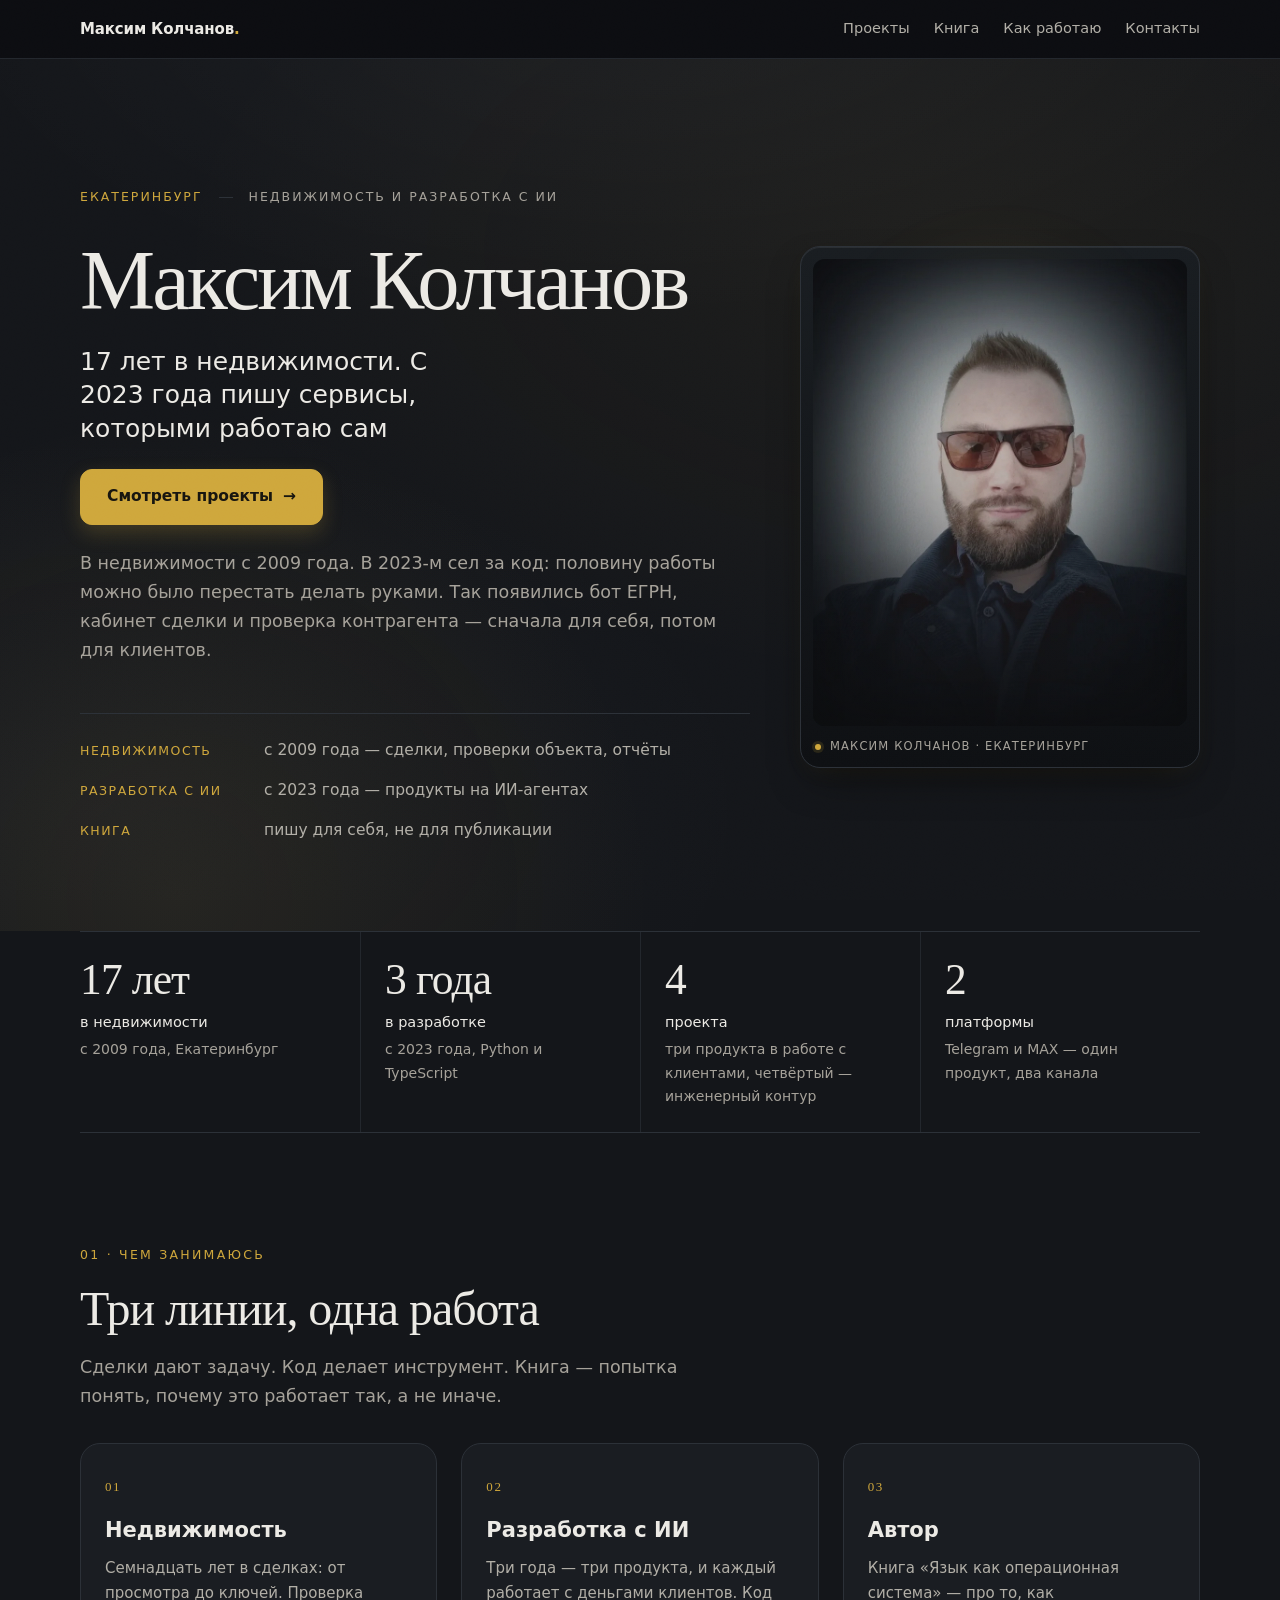
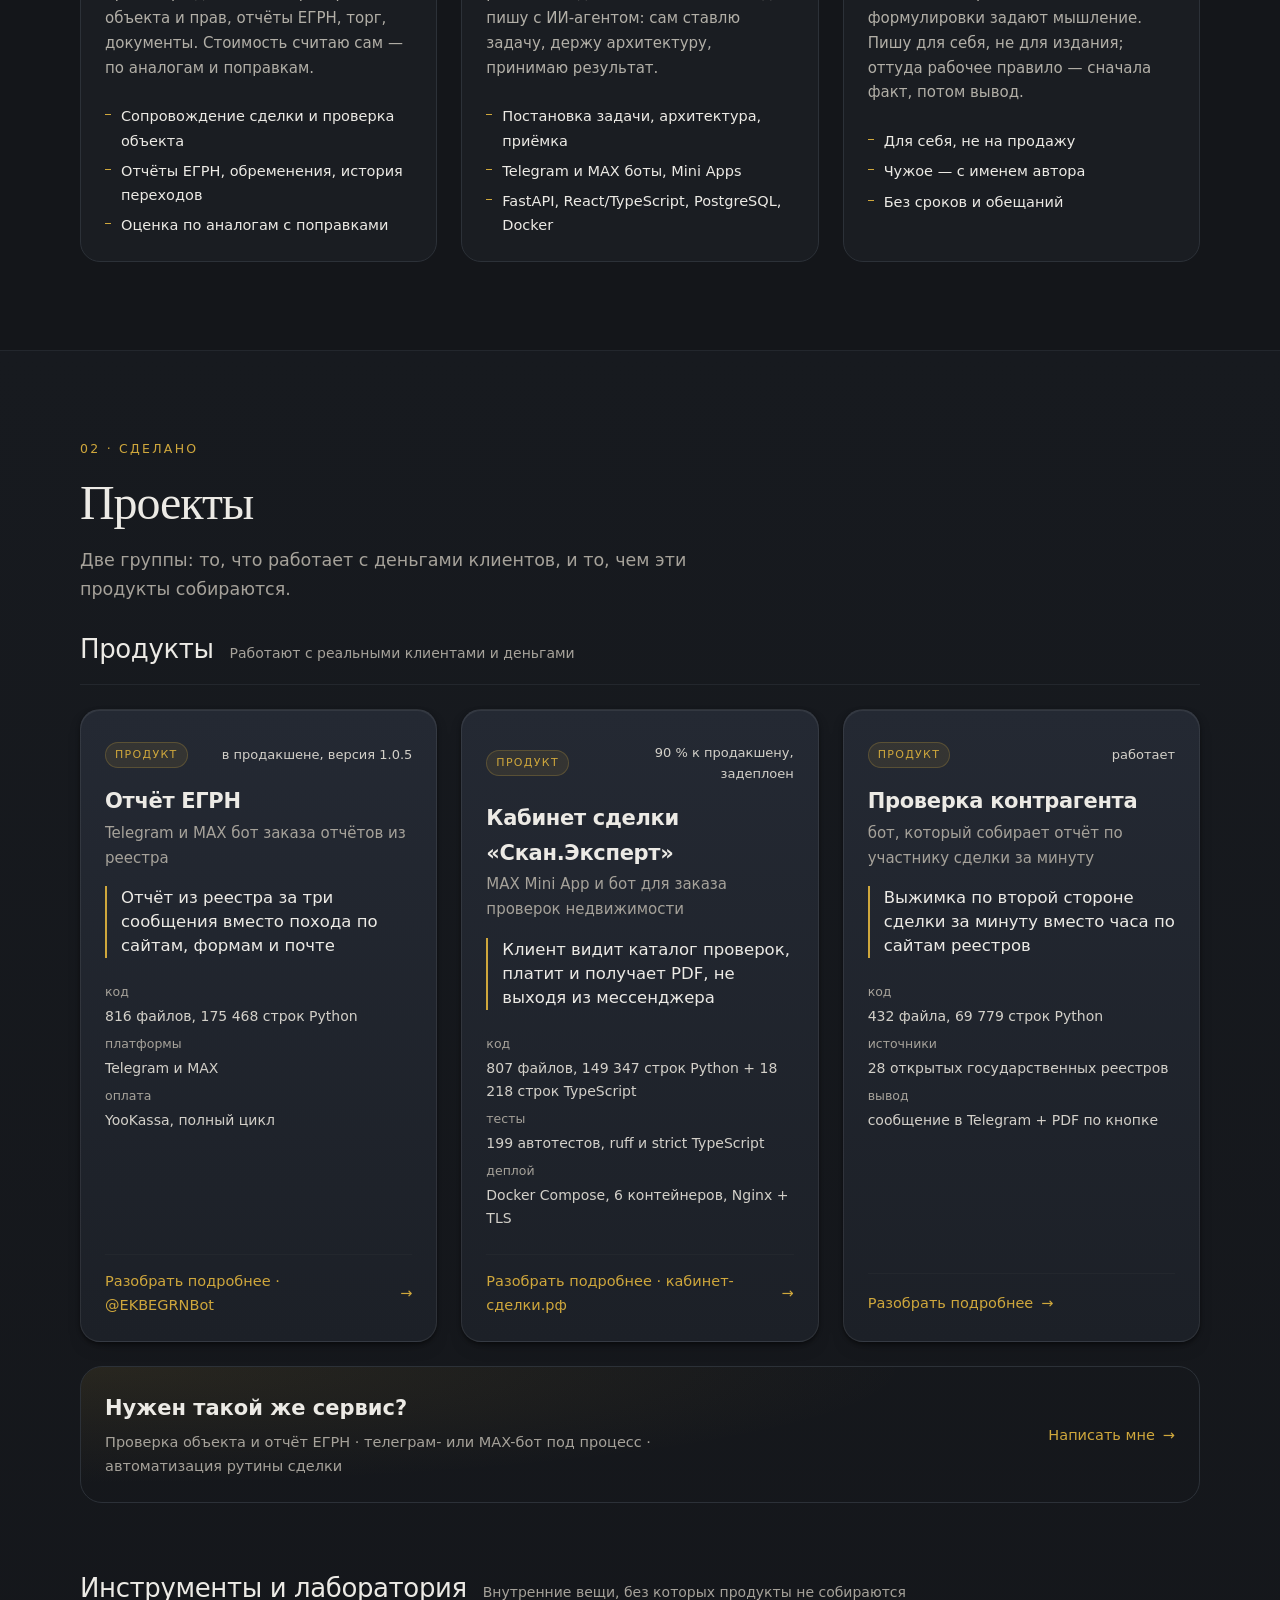
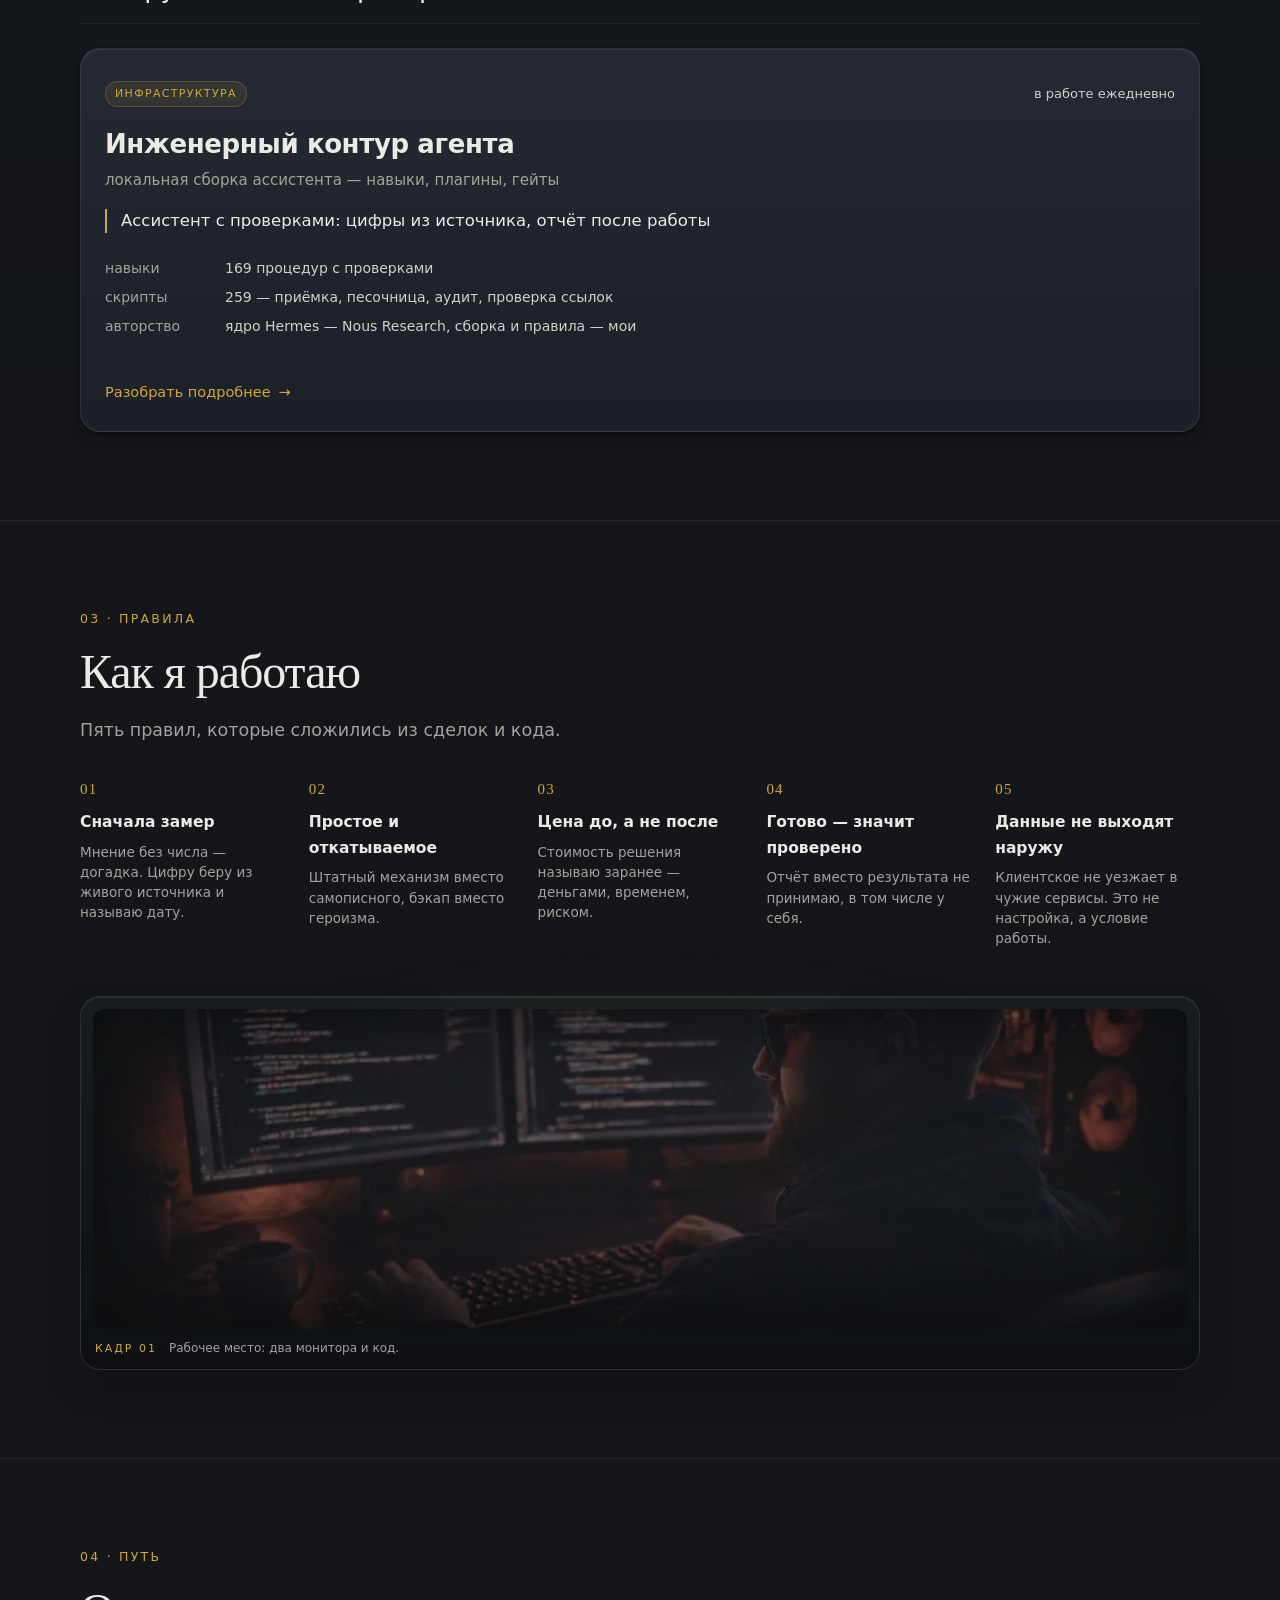
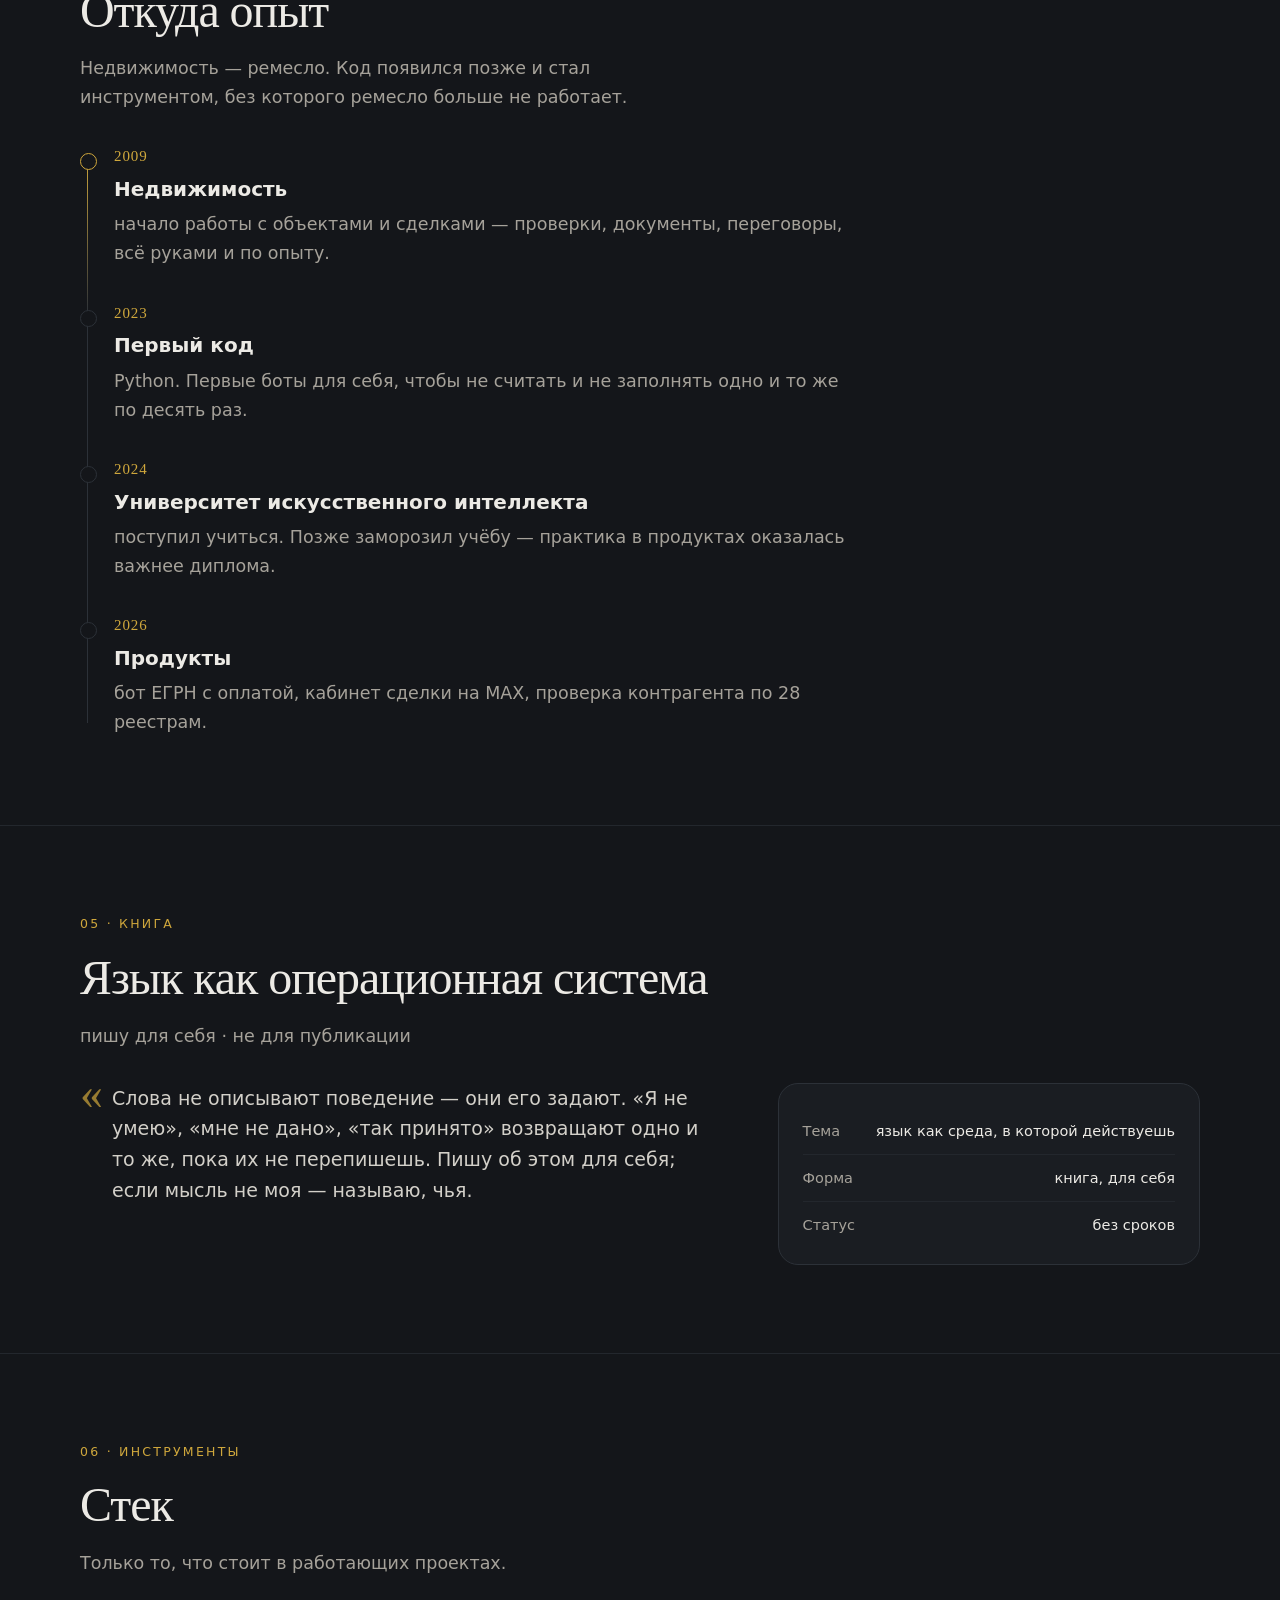
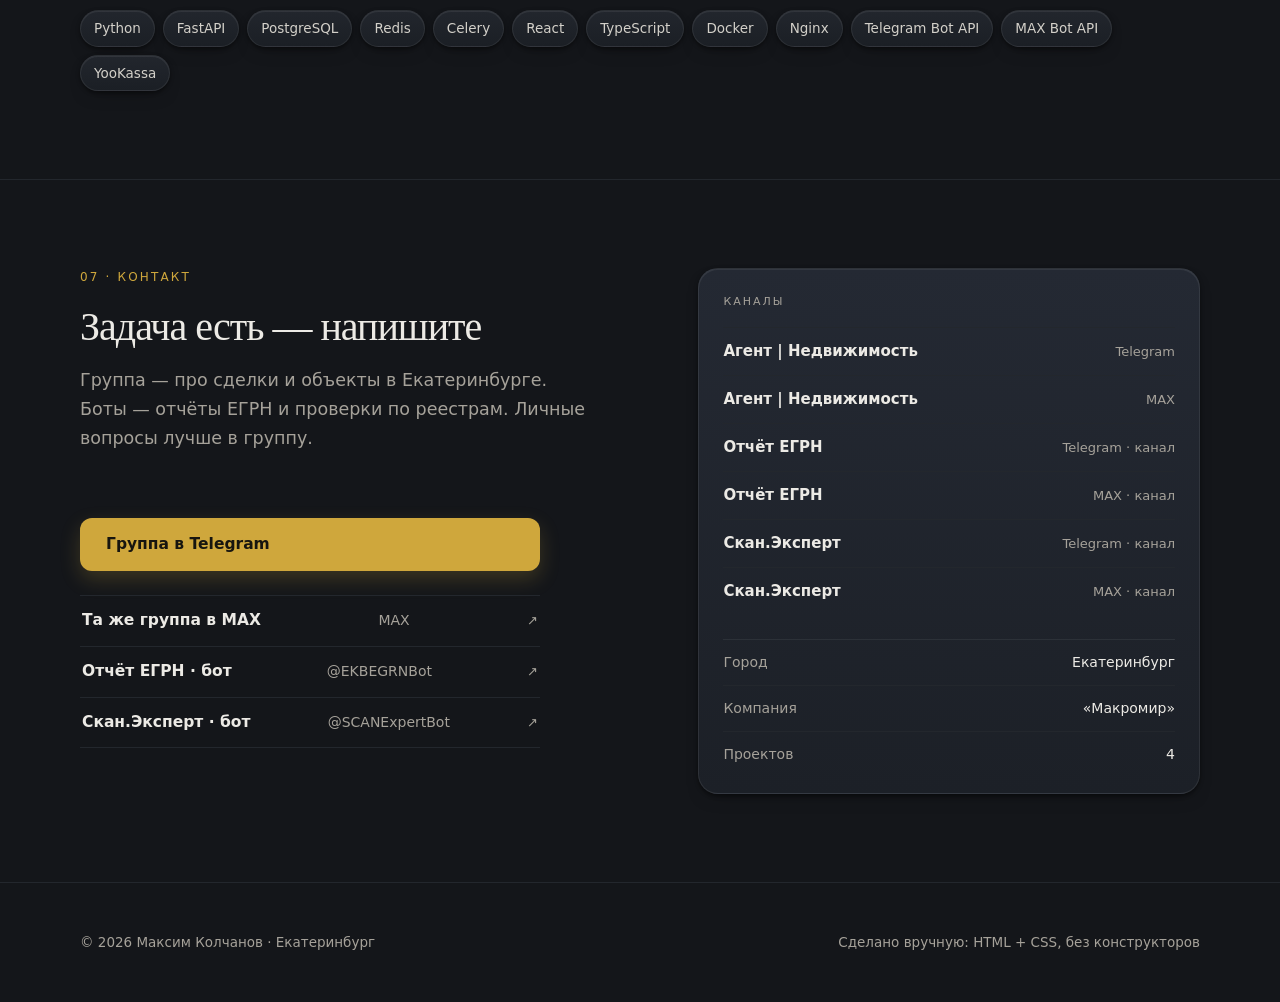
<file: index.html>
<!DOCTYPE html>
<html lang="ru">
<head>
<meta charset="utf-8">
<meta name="viewport" content="width=device-width, initial-scale=1">
<title>Максим Колчанов — недвижимость и сервисы</title>
<meta name="description" content="17 лет в недвижимости. С 2023 года пишу сервисы, которыми работаю сам">
<meta property="og:title" content="Максим Колчанов — недвижимость и сервисы">
<meta property="og:description" content="17 лет в недвижимости. С 2023 года пишу сервисы, которыми работаю сам">
<meta property="og:type" content="website">
<link rel="stylesheet" href="assets/style.css">
</head>
<body>
<a class="skip-link" href="#main-content">Перейти к содержимому</a>
<header class="topbar">
  <div class="wrap">
    <a class="brand" href="index.html">Максим Колчанов<span>.</span></a>
    <nav class="topnav" aria-label="Основная навигация">
      <a href="index.html#projects">Проекты</a>
      <a href="index.html#book">Книга</a>
      <a href="index.html#approach">Как работаю</a>
      <a href="index.html#contact">Контакты</a>
    </nav>
  </div>
</header>
<main id="main-content" tabindex="-1">
<section class="hero">
  <div class="wrap hero-grid">
    <div class="hero-head">
      <div class="eyebrow">
        <span class="city">Екатеринбург</span><span class="sep"></span>
        <span>недвижимость и разработка с ИИ</span>
      </div>
      <h1 class="name">Максим Колчанов</h1>
      <p class="tagline">17 лет в недвижимости. С 2023 года пишу сервисы, которыми работаю сам</p>
      <a class="hero-jump" href="#projects">Смотреть проекты <span>→</span></a>
    </div>
    <figure class="portrait">
      <div class="portrait-inner">
        <picture>
          <source type="image/webp"
                  srcset="assets/img/portrait-480.webp 480w, assets/img/portrait-800.webp 800w, assets/img/portrait-1200.webp 1200w"
                  sizes="(max-width: 1000px) 92vw, 46vw">
          <img src="assets/img/portrait-1200.jpg" width="1200" height="1600"
               alt="Максим Колчанов — портрет" loading="eager" decoding="async">
        </picture>
      </div>
      <figcaption><span class="dot"></span>Максим Колчанов · Екатеринбург</figcaption>
    </figure>
    <div class="hero-body">
      <p class="intro">В недвижимости с 2009 года. В 2023-м сел за код: половину работы можно было перестать делать руками. Так появились бот ЕГРН, кабинет сделки и проверка контрагента — сначала для себя, потом для клиентов.</p>
      <div class="lines">
        <div class="line-item">
          <span class="label">Недвижимость</span>
          <span class="text">с 2009 года — сделки, проверки объекта, отчёты</span>
        </div>
        <div class="line-item">
          <span class="label">Разработка с ИИ</span>
          <span class="text">с 2023 года — продукты на ИИ-агентах</span>
        </div>
        <div class="line-item">
          <span class="label">Книга</span>
          <span class="text">пишу для себя, не для публикации</span>
        </div>
      </div>
    </div>
  </div>
</section>

<section class="metrics">
  <div class="wrap">
    <div class="metrics-grid">
      <div class="metric">
        <div class="value">17 лет</div>
        <div class="label">в недвижимости</div>
        <div class="note">с 2009 года, Екатеринбург</div>
      </div>
      <div class="metric">
        <div class="value">3 года</div>
        <div class="label">в разработке</div>
        <div class="note">с 2023 года, Python и TypeScript</div>
      </div>
      <div class="metric">
        <div class="value">4</div>
        <div class="label">проекта</div>
        <div class="note">три продукта в работе с клиентами, четвёртый — инженерный контур</div>
      </div>
      <div class="metric">
        <div class="value">2</div>
        <div class="label">платформы</div>
        <div class="note">Telegram и MAX — один продукт, два канала</div>
      </div>
    </div>
  </div>
</section>

<section class="block" id="directions">
  <div class="wrap">
    <div class="section-head">
      <span class="mark">01 · чем занимаюсь</span>
      <h2>Три линии, одна работа</h2>
      <p>Сделки дают задачу. Код делает инструмент. Книга — попытка понять, почему это работает так, а не иначе.</p>
    </div>
    <div class="dirs">
      <article class="dir">
        <span class="num">01</span>
        <h3>Недвижимость</h3>
        <p>Семнадцать лет в сделках: от просмотра до ключей. Проверка объекта и прав, отчёты ЕГРН, торг, документы. Стоимость считаю сам — по аналогам и поправкам.</p>
        <ul><li>Сопровождение сделки и проверка объекта</li><li>Отчёты ЕГРН, обременения, история переходов</li><li>Оценка по аналогам с поправками</li></ul>
      </article>
      <article class="dir">
        <span class="num">02</span>
        <h3>Разработка с ИИ</h3>
        <p>Три года — три продукта, и каждый работает с деньгами клиентов. Код пишу с ИИ-агентом: сам ставлю задачу, держу архитектуру, принимаю результат.</p>
        <ul><li>Постановка задачи, архитектура, приёмка</li><li>Telegram и MAX боты, Mini Apps</li><li>FastAPI, React/TypeScript, PostgreSQL, Docker</li></ul>
      </article>
      <article class="dir">
        <span class="num">03</span>
        <h3>Автор</h3>
        <p>Книга «Язык как операционная система» — про то, как формулировки задают мышление. Пишу для себя, не для издания; оттуда рабочее правило — сначала факт, потом вывод.</p>
        <ul><li>Для себя, не на продажу</li><li>Чужое — с именем автора</li><li>Без сроков и обещаний</li></ul>
      </article>
    </div>
  </div>
</section>

<section class="block" id="projects">
  <div class="wrap">
    <div class="section-head">
      <span class="mark">02 · сделано</span>
      <h2>Проекты</h2>
      <p>Две группы: то, что работает с деньгами клиентов, и то, чем эти продукты собираются.</p>
    </div>
        <div class="group-block" data-group="products">
        <div class="group-head">
      <h3>Продукты</h3>
      <span>Работают с реальными клиентами и деньгами</span>
    </div>
    <div class="projects">
      <a class="card" href="case-egrn.html">
        <div class="card-top">
          <span class="kicker">продукт</span>
          <span class="status">в продакшене, версия 1.0.5</span>
        </div>
        <h3>Отчёт ЕГРН</h3>
        <div class="sub">Telegram и MAX бот заказа отчётов из реестра</div>
        <p class="result">Отчёт из реестра за три сообщения вместо похода по сайтам, формам и почте</p>
        <div class="facts">
          <div class="fact"><span class="k">код</span><span class="v">816 файлов, 175 468 строк Python</span></div>
          <div class="fact"><span class="k">платформы</span><span class="v">Telegram и MAX</span></div>
          <div class="fact"><span class="k">оплата</span><span class="v">YooKassa, полный цикл</span></div>
        </div>
        <span class="more">Разобрать подробнее · @EKBEGRNBot</span>
      </a>
      <a class="card" href="case-skan-ekspert.html">
        <div class="card-top">
          <span class="kicker">продукт</span>
          <span class="status">90 % к продакшену, задеплоен</span>
        </div>
        <h3>Кабинет сделки «Скан.Эксперт»</h3>
        <div class="sub">MAX Mini App и бот для заказа проверок недвижимости</div>
        <p class="result">Клиент видит каталог проверок, платит и получает PDF, не выходя из мессенджера</p>
        <div class="facts">
          <div class="fact"><span class="k">код</span><span class="v">807 файлов, 149 347 строк Python + 18 218 строк TypeScript</span></div>
          <div class="fact"><span class="k">тесты</span><span class="v">199 автотестов, ruff и strict TypeScript</span></div>
          <div class="fact"><span class="k">деплой</span><span class="v">Docker Compose, 6 контейнеров, Nginx + TLS</span></div>
        </div>
        <span class="more">Разобрать подробнее · кабинет-сделки.рф</span>
      </a>
      <a class="card" href="case-kontragent.html">
        <div class="card-top">
          <span class="kicker">продукт</span>
          <span class="status">работает</span>
        </div>
        <h3>Проверка контрагента</h3>
        <div class="sub">бот, который собирает отчёт по участнику сделки за минуту</div>
        <p class="result">Выжимка по второй стороне сделки за минуту вместо часа по сайтам реестров</p>
        <div class="facts">
          <div class="fact"><span class="k">код</span><span class="v">432 файла, 69 779 строк Python</span></div>
          <div class="fact"><span class="k">источники</span><span class="v">28 открытых государственных реестров</span></div>
          <div class="fact"><span class="k">вывод</span><span class="v">сообщение в Telegram + PDF по кнопке</span></div>
        </div>
        <span class="more">Разобрать подробнее</span>
      </a>
    </div>
    <a class="invite" href="#contact">
      <div class="invite-text">
        <h3>Нужен такой же сервис?</h3>
        <p>Проверка объекта и отчёт ЕГРН · телеграм- или MAX-бот под процесс · автоматизация рутины сделки</p>
      </div>
      <span class="invite-cta">Написать мне <span>→</span></span>
    </a>
    </div>
        <div class="group-block" data-group="tools">
        <div class="group-head group-gap">
      <h3>Инструменты и лаборатория</h3>
      <span>Внутренние вещи, без которых продукты не собираются</span>
    </div>
    <div class="projects">
      <a class="card" href="case-kontur.html">
        <div class="card-top">
          <span class="kicker">инфраструктура</span>
          <span class="status">в работе ежедневно</span>
        </div>
        <h3>Инженерный контур агента</h3>
        <div class="sub">локальная сборка ассистента — навыки, плагины, гейты</div>
        <p class="result">Ассистент с проверками: цифры из источника, отчёт после работы</p>
        <div class="facts">
          <div class="fact"><span class="k">навыки</span><span class="v">169 процедур с проверками</span></div>
          <div class="fact"><span class="k">скрипты</span><span class="v">259 — приёмка, песочница, аудит, проверка ссылок</span></div>
          <div class="fact"><span class="k">авторство</span><span class="v">ядро Hermes — Nous Research, сборка и правила — мои</span></div>
        </div>
        <span class="more">Разобрать подробнее</span>
      </a>
    </div>
    </div>
  </div>
</section>

<section class="block" id="approach">
  <div class="wrap">
    <div class="section-head">
      <span class="mark">03 · правила</span>
      <h2>Как я работаю</h2>
      <p>Пять правил, которые сложились из сделок и кода.</p>
    </div>
    <div class="principles">
      <div class="principle">
        <span class="num">01</span>
        <h4>Сначала замер</h4>
        <p>Мнение без числа — догадка. Цифру беру из живого источника и называю дату.</p>
      </div>
      <div class="principle">
        <span class="num">02</span>
        <h4>Простое и откатываемое</h4>
        <p>Штатный механизм вместо самописного, бэкап вместо героизма.</p>
      </div>
      <div class="principle">
        <span class="num">03</span>
        <h4>Цена до, а не после</h4>
        <p>Стоимость решения называю заранее — деньгами, временем, риском.</p>
      </div>
      <div class="principle">
        <span class="num">04</span>
        <h4>Готово — значит проверено</h4>
        <p>Отчёт вместо результата не принимаю, в том числе у себя.</p>
      </div>
      <div class="principle">
        <span class="num">05</span>
        <h4>Данные не выходят наружу</h4>
        <p>Клиентское не уезжает в чужие сервисы. Это не настройка, а условие работы.</p>
      </div>
    </div>
    <figure class="workspace">
      <div class="workspace-inner">
        <picture>
          <source type="image/webp"
                  srcset="assets/img/workspace-480.webp 480w, assets/img/workspace-800.webp 800w, assets/img/workspace-1200.webp 1200w"
                  sizes="(max-width: 1000px) 92vw, 100vw">
          <img src="assets/img/workspace-1200.jpg" width="1200" height="675"
               alt="Рабочее место: два монитора с кодом" loading="lazy" decoding="async">
        </picture>
      </div>
      <figcaption><span class="fig">Кадр 01</span>Рабочее место: два монитора и код.</figcaption>
    </figure>
  </div>
</section>

<section class="block" id="timeline">
  <div class="wrap">
    <div class="section-head">
      <span class="mark">04 · путь</span>
      <h2>Откуда опыт</h2>
      <p>Недвижимость — ремесло. Код появился позже и стал инструментом, без которого ремесло больше не работает.</p>
    </div>
    <div class="timeline">
      <div class="tl-row">
        <div class="tl-year">2009</div>
        <div class="tl-body">
          <h4>Недвижимость</h4>
          <p>начало работы с объектами и сделками — проверки, документы, переговоры, всё руками и по опыту.</p>
        </div>
      </div>
      <div class="tl-row">
        <div class="tl-year">2023</div>
        <div class="tl-body">
          <h4>Первый код</h4>
          <p>Python. Первые боты для себя, чтобы не считать и не заполнять одно и то же по десять раз.</p>
        </div>
      </div>
      <div class="tl-row">
        <div class="tl-year">2024</div>
        <div class="tl-body">
          <h4>Университет искусственного интеллекта</h4>
          <p>поступил учиться. Позже заморозил учёбу — практика в продуктах оказалась важнее диплома.</p>
        </div>
      </div>
      <div class="tl-row">
        <div class="tl-year">2026</div>
        <div class="tl-body">
          <h4>Продукты</h4>
          <p>бот ЕГРН с оплатой, кабинет сделки на MAX, проверка контрагента по 28 реестрам.</p>
        </div>
      </div>
    </div>
  </div>
</section>

<section class="block" id="book">
  <div class="wrap">
    <div class="section-head">
      <span class="mark">05 · книга</span>
      <h2>Язык как операционная система</h2>
      <p>пишу для себя · не для публикации</p>
    </div>
    <div class="book-grid">
      <p class="book-quote">Слова не описывают поведение — они его задают. «Я не умею», «мне не дано», «так принято» возвращают одно и то же, пока их не перепишешь. Пишу об этом для себя; если мысль не моя — называю, чья.
</p>
      <div class="book-facts">
        <div class="row"><span>Тема</span><span>язык как среда, в которой действуешь</span></div>
        <div class="row"><span>Форма</span><span>книга, для себя</span></div>
        <div class="row"><span>Статус</span><span>без сроков</span></div>
      </div>
    </div>
  </div>
</section>

<section class="block" id="stack">
  <div class="wrap">
    <div class="section-head">
      <span class="mark">06 · инструменты</span>
      <h2>Стек</h2>
      <p>Только то, что стоит в работающих проектах.</p>
    </div>
    <div class="chips">
<span class="chip">Python</span><span class="chip">FastAPI</span><span class="chip">PostgreSQL</span><span class="chip">Redis</span><span class="chip">Celery</span><span class="chip">React</span><span class="chip">TypeScript</span><span class="chip">Docker</span><span class="chip">Nginx</span><span class="chip">Telegram Bot API</span><span class="chip">MAX Bot API</span><span class="chip">YooKassa</span>    </div>
  </div>
</section>

<section class="block" id="contact">
  <div class="wrap contact-grid">
    <div>
      <span class="mark" style="display:block;font-size:12px;letter-spacing:.18em;text-transform:uppercase;color:var(--accent);margin-bottom:16px">07 · контакт</span>
      <h2 class="contact-lead">Задача есть — напишите</h2>
      <p class="contact-hint">Группа — про сделки и объекты в Екатеринбурге. Боты — отчёты ЕГРН и проверки по реестрам. Личные вопросы лучше в группу.</p>
      <div class="contact-links">
        <a class="btn" href="https://t.me/lch212" target="_blank" rel="noopener">Группа в Telegram</a>
        <div class="link-list">
          <a class="link-ghost" href="https://max.ru/id594702626125_biz" target="_blank" rel="noopener"><strong>Та же группа в MAX</strong><span>MAX</span></a>
          <a class="link-ghost" href="https://t.me/EKBEGRNBot" target="_blank" rel="noopener"><strong>Отчёт ЕГРН · бот</strong><span>@EKBEGRNBot</span></a>
          <a class="link-ghost" href="https://t.me/SCANExpertBot" target="_blank" rel="noopener"><strong>Скан.Эксперт · бот</strong><span>@SCANExpertBot</span></a>
        </div>
      </div>
    </div>
    <div class="contact-card">
      <span class="contact-card-cap">Каналы</span>
      <a class="ch-row" href="https://t.me/lch212" target="_blank" rel="noopener"><strong>Агент | Недвижимость</strong><span>Telegram</span></a>
      <a class="ch-row" href="https://max.ru/id594702626125_biz" target="_blank" rel="noopener"><strong>Агент | Недвижимость</strong><span>MAX</span></a>
      <a class="ch-row" href="https://t.me/botEGRN" target="_blank" rel="noopener"><strong>Отчёт ЕГРН</strong><span>Telegram · канал</span></a>
      <a class="ch-row" href="https://max.ru/channel_EGRNBot" target="_blank" rel="noopener"><strong>Отчёт ЕГРН</strong><span>MAX · канал</span></a>
      <a class="ch-row" href="https://t.me/ScanExpertDeal" target="_blank" rel="noopener"><strong>Скан.Эксперт</strong><span>Telegram · канал</span></a>
      <a class="ch-row" href="https://max.ru/channel_SCANExpertBot" target="_blank" rel="noopener"><strong>Скан.Эксперт</strong><span>MAX · канал</span></a>
      <div class="contact-facts">
        <div class="row"><span>Город</span><span>Екатеринбург</span></div>
        <div class="row"><span>Компания</span><span>«Макромир»</span></div>
        <div class="row"><span>Проектов</span><span>4</span></div>
      </div>
    </div>
  </div>
</section>
</main>
<footer>
  <div class="wrap foot">
    <div>© 2026 Максим Колчанов · Екатеринбург</div>
    <div>Сделано вручную: HTML + CSS, без конструкторов</div>
  </div>
</footer>
</body>
</html>
</file>
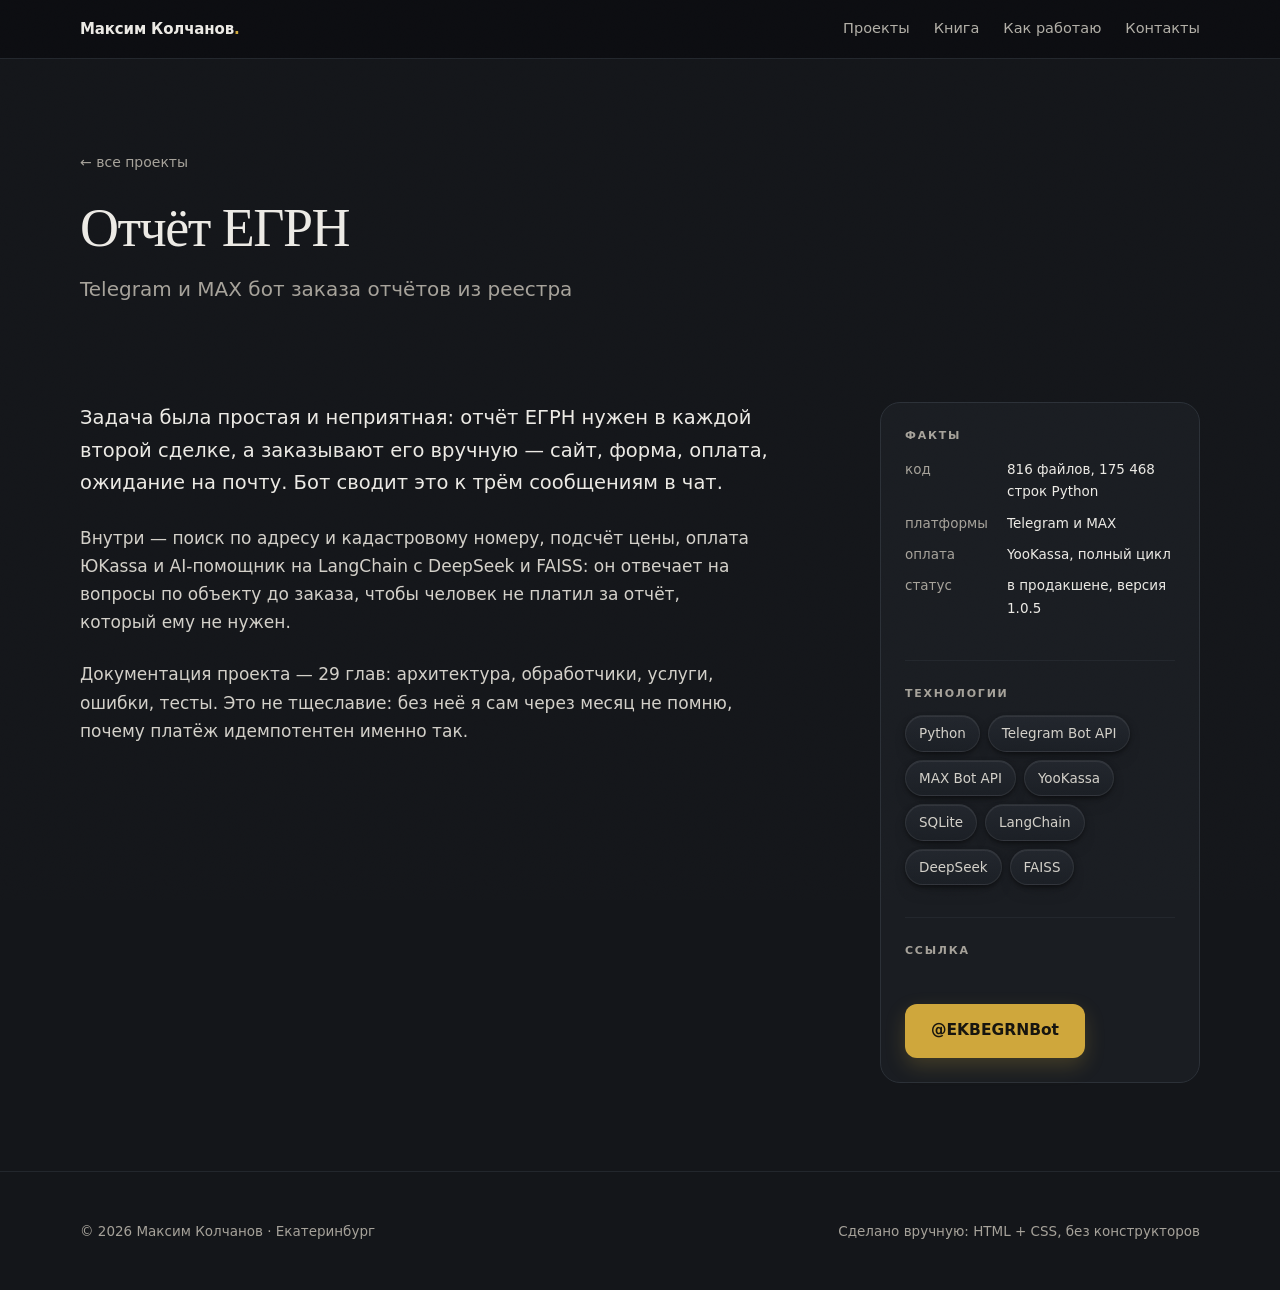
<file: case-egrn.html>
<!DOCTYPE html>
<html lang="ru">
<head>
<meta charset="utf-8">
<meta name="viewport" content="width=device-width, initial-scale=1">
<title>Отчёт ЕГРН — Максим Колчанов</title>
<meta name="description" content="Клиент присылает адрес или кадастровый номер — бот находит объект, считает стоимость отчёта, принимает оплату и присылает готовый документ в чат.">
<meta property="og:title" content="Отчёт ЕГРН — Максим Колчанов">
<meta property="og:description" content="Клиент присылает адрес или кадастровый номер — бот находит объект, считает стоимость отчёта, принимает оплату и присылает готовый документ в чат.">
<meta property="og:type" content="website">
<link rel="stylesheet" href="assets/style.css">
</head>
<body>
<header class="topbar">
  <div class="wrap">
    <a class="brand" href="index.html">Максим Колчанов<span>.</span></a>
    <nav class="topnav">
      <a href="index.html#projects">Проекты</a>
      <a href="index.html#book">Книга</a>
      <a href="index.html#approach">Как работаю</a>
      <a href="index.html#contact">Контакты</a>
    </nav>
  </div>
</header>
<section class="case-head">
  <div class="wrap">
    <a class="back" href="index.html#projects">← все проекты</a>
    <h1>Отчёт ЕГРН</h1>
    <p class="sub">Telegram и MAX бот заказа отчётов из реестра</p>
  </div>
</section>

<div class="wrap case-body">
  <div class="case-text">
<p>Задача была простая и неприятная: отчёт ЕГРН нужен в каждой второй сделке, а заказывают его вручную — сайт, форма, оплата, ожидание на почту. Бот сводит это к трём сообщениям в чат.</p><p>Внутри — поиск по адресу и кадастровому номеру, подсчёт цены, оплата ЮKassa и AI-помощник на LangChain с DeepSeek и FAISS: он отвечает на вопросы по объекту до заказа, чтобы человек не платил за отчёт, который ему не нужен.</p><p>Документация проекта — 29 глав: архитектура, обработчики, услуги, ошибки, тесты. Это не тщеславие: без неё я сам через месяц не помню, почему платёж идемпотентен именно так.</p>  </div>
  <aside class="case-side">
    <div class="side-block">
      <h5>Факты</h5>
      <div class="row"><span class="k">код</span><span>816 файлов, 175 468 строк Python</span></div>
      <div class="row"><span class="k">платформы</span><span>Telegram и MAX</span></div>
      <div class="row"><span class="k">оплата</span><span>YooKassa, полный цикл</span></div>
      <div class="row"><span class="k">статус</span><span>в продакшене, версия 1.0.5</span></div>
    </div>
    <div class="side-block">
      <h5>Технологии</h5>
      <div class="chips">
<span class="chip">Python</span><span class="chip">Telegram Bot API</span><span class="chip">MAX Bot API</span><span class="chip">YooKassa</span><span class="chip">SQLite</span><span class="chip">LangChain</span><span class="chip">DeepSeek</span><span class="chip">FAISS</span>      </div>
    </div>
    <div class="side-block">
      <h5>Ссылка</h5>
      <a class="btn" href="https://t.me/EKBEGRNBot">@EKBEGRNBot</a>
    </div>
  </aside>
</div>
<footer>
  <div class="wrap foot">
    <div>© 2026 Максим Колчанов · Екатеринбург</div>
    <div>Сделано вручную: HTML + CSS, без конструкторов</div>
  </div>
</footer>
</body>
</html>
</file>
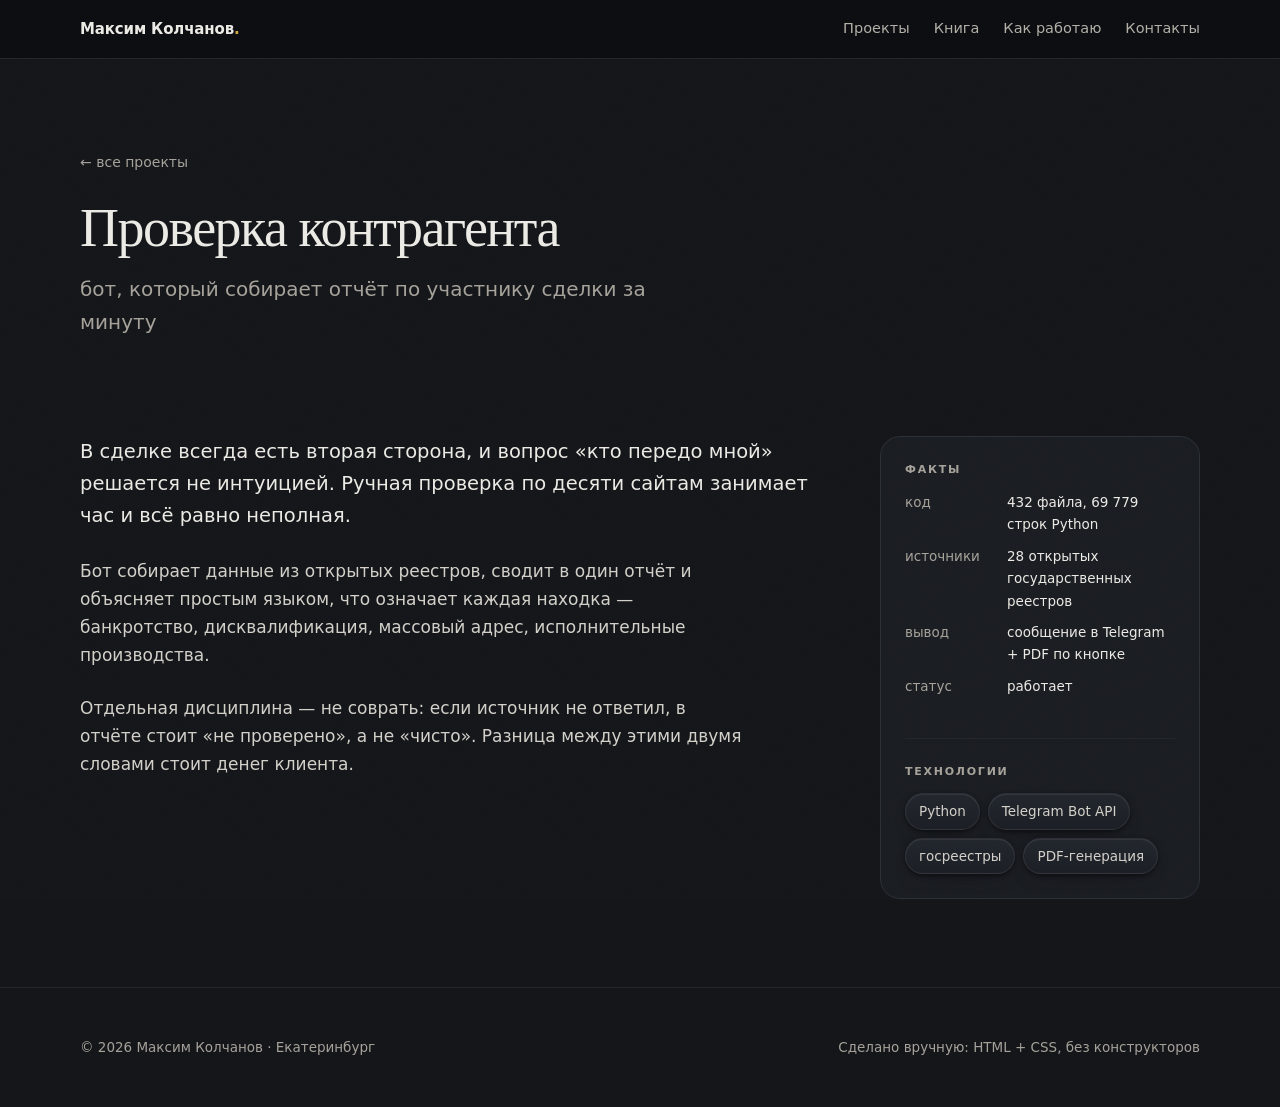
<file: case-kontragent.html>
<!DOCTYPE html>
<html lang="ru">
<head>
<meta charset="utf-8">
<meta name="viewport" content="width=device-width, initial-scale=1">
<title>Проверка контрагента — Максим Колчанов</title>
<meta name="description" content="Вводишь ИНН, название или ФИО — бот проверяет 28 открытых госреестров и присылает выжимку в чат, полный отчёт доступен кнопкой в PDF.">
<meta property="og:title" content="Проверка контрагента — Максим Колчанов">
<meta property="og:description" content="Вводишь ИНН, название или ФИО — бот проверяет 28 открытых госреестров и присылает выжимку в чат, полный отчёт доступен кнопкой в PDF.">
<meta property="og:type" content="website">
<link rel="stylesheet" href="assets/style.css">
</head>
<body>
<header class="topbar">
  <div class="wrap">
    <a class="brand" href="index.html">Максим Колчанов<span>.</span></a>
    <nav class="topnav">
      <a href="index.html#projects">Проекты</a>
      <a href="index.html#book">Книга</a>
      <a href="index.html#approach">Как работаю</a>
      <a href="index.html#contact">Контакты</a>
    </nav>
  </div>
</header>
<section class="case-head">
  <div class="wrap">
    <a class="back" href="index.html#projects">← все проекты</a>
    <h1>Проверка контрагента</h1>
    <p class="sub">бот, который собирает отчёт по участнику сделки за минуту</p>
  </div>
</section>

<div class="wrap case-body">
  <div class="case-text">
<p>В сделке всегда есть вторая сторона, и вопрос «кто передо мной» решается не интуицией. Ручная проверка по десяти сайтам занимает час и всё равно неполная.</p><p>Бот собирает данные из открытых реестров, сводит в один отчёт и объясняет простым языком, что означает каждая находка — банкротство, дисквалификация, массовый адрес, исполнительные производства.</p><p>Отдельная дисциплина — не соврать: если источник не ответил, в отчёте стоит «не проверено», а не «чисто». Разница между этими двумя словами стоит денег клиента.</p>  </div>
  <aside class="case-side">
    <div class="side-block">
      <h5>Факты</h5>
      <div class="row"><span class="k">код</span><span>432 файла, 69 779 строк Python</span></div>
      <div class="row"><span class="k">источники</span><span>28 открытых государственных реестров</span></div>
      <div class="row"><span class="k">вывод</span><span>сообщение в Telegram + PDF по кнопке</span></div>
      <div class="row"><span class="k">статус</span><span>работает</span></div>
    </div>
    <div class="side-block">
      <h5>Технологии</h5>
      <div class="chips">
<span class="chip">Python</span><span class="chip">Telegram Bot API</span><span class="chip">госреестры</span><span class="chip">PDF-генерация</span>      </div>
    </div>
  </aside>
</div>
<footer>
  <div class="wrap foot">
    <div>© 2026 Максим Колчанов · Екатеринбург</div>
    <div>Сделано вручную: HTML + CSS, без конструкторов</div>
  </div>
</footer>
</body>
</html>
</file>
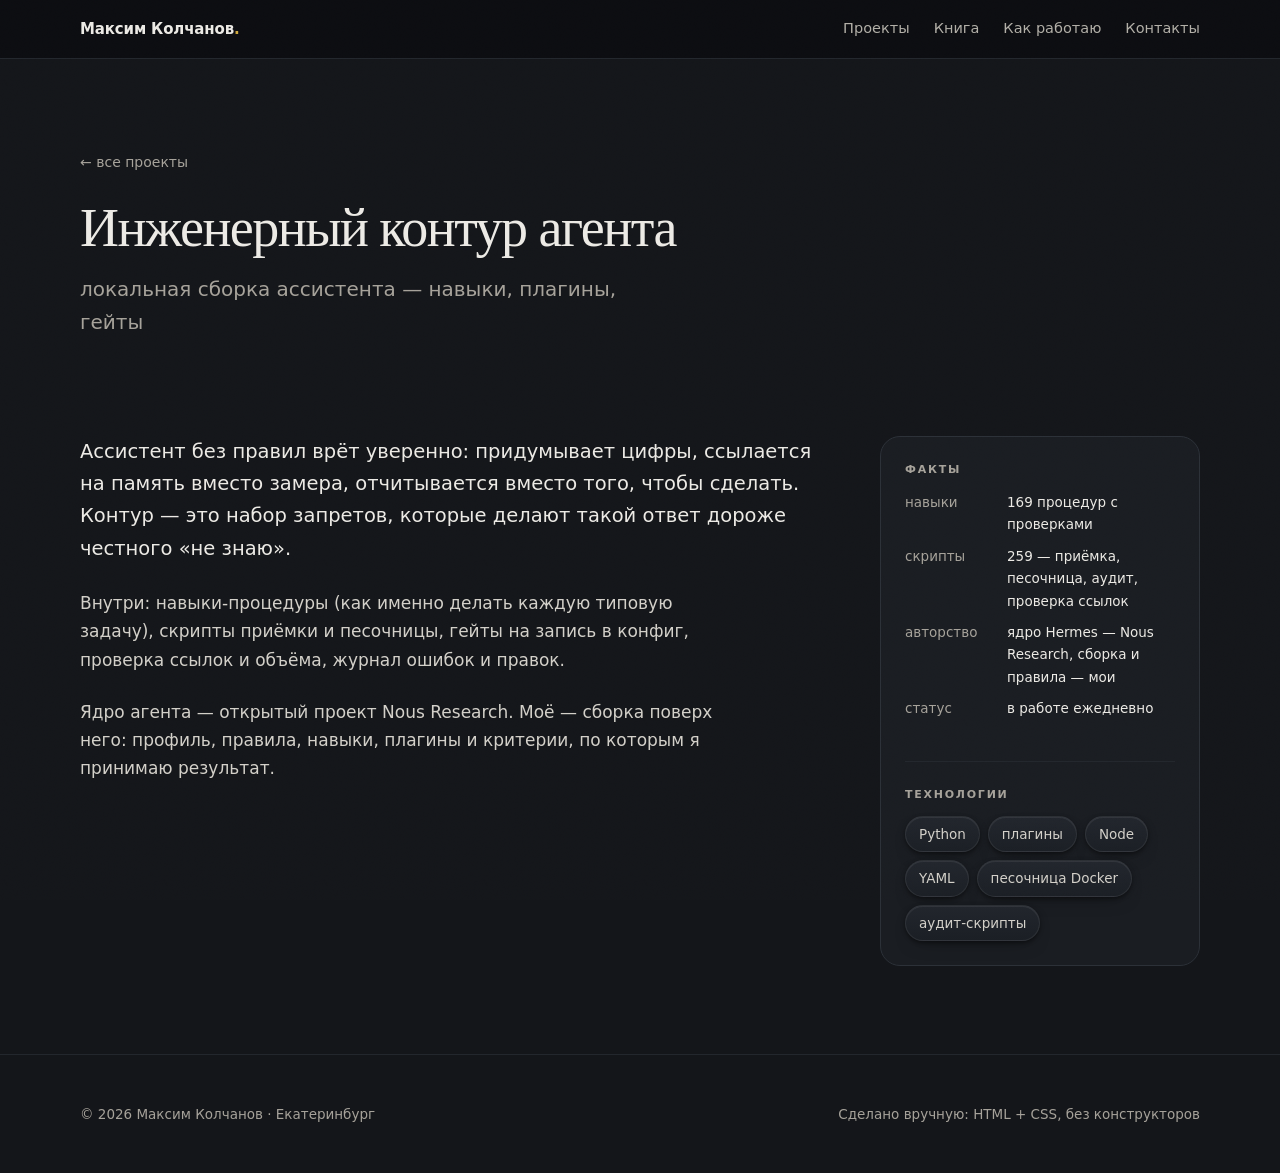
<file: case-kontur.html>
<!DOCTYPE html>
<html lang="ru">
<head>
<meta charset="utf-8">
<meta name="viewport" content="width=device-width, initial-scale=1">
<title>Инженерный контур агента — Максим Колчанов</title>
<meta name="description" content="Мой рабочий контур поверх открытого агента Hermes: 169 навыков, 259 скриптов, собственные плагины и правила, по которым ассистент работает без выдумок.">
<meta property="og:title" content="Инженерный контур агента — Максим Колчанов">
<meta property="og:description" content="Мой рабочий контур поверх открытого агента Hermes: 169 навыков, 259 скриптов, собственные плагины и правила, по которым ассистент работает без выдумок.">
<meta property="og:type" content="website">
<link rel="stylesheet" href="assets/style.css">
</head>
<body>
<header class="topbar">
  <div class="wrap">
    <a class="brand" href="index.html">Максим Колчанов<span>.</span></a>
    <nav class="topnav">
      <a href="index.html#projects">Проекты</a>
      <a href="index.html#book">Книга</a>
      <a href="index.html#approach">Как работаю</a>
      <a href="index.html#contact">Контакты</a>
    </nav>
  </div>
</header>
<section class="case-head">
  <div class="wrap">
    <a class="back" href="index.html#projects">← все проекты</a>
    <h1>Инженерный контур агента</h1>
    <p class="sub">локальная сборка ассистента — навыки, плагины, гейты</p>
  </div>
</section>

<div class="wrap case-body">
  <div class="case-text">
<p>Ассистент без правил врёт уверенно: придумывает цифры, ссылается на память вместо замера, отчитывается вместо того, чтобы сделать. Контур — это набор запретов, которые делают такой ответ дороже честного «не знаю».</p><p>Внутри: навыки-процедуры (как именно делать каждую типовую задачу), скрипты приёмки и песочницы, гейты на запись в конфиг, проверка ссылок и объёма, журнал ошибок и правок.</p><p>Ядро агента — открытый проект Nous Research. Моё — сборка поверх него: профиль, правила, навыки, плагины и критерии, по которым я принимаю результат.</p>  </div>
  <aside class="case-side">
    <div class="side-block">
      <h5>Факты</h5>
      <div class="row"><span class="k">навыки</span><span>169 процедур с проверками</span></div>
      <div class="row"><span class="k">скрипты</span><span>259 — приёмка, песочница, аудит, проверка ссылок</span></div>
      <div class="row"><span class="k">авторство</span><span>ядро Hermes — Nous Research, сборка и правила — мои</span></div>
      <div class="row"><span class="k">статус</span><span>в работе ежедневно</span></div>
    </div>
    <div class="side-block">
      <h5>Технологии</h5>
      <div class="chips">
<span class="chip">Python</span><span class="chip">плагины</span><span class="chip">Node</span><span class="chip">YAML</span><span class="chip">песочница Docker</span><span class="chip">аудит-скрипты</span>      </div>
    </div>
  </aside>
</div>
<footer>
  <div class="wrap foot">
    <div>© 2026 Максим Колчанов · Екатеринбург</div>
    <div>Сделано вручную: HTML + CSS, без конструкторов</div>
  </div>
</footer>
</body>
</html>
</file>
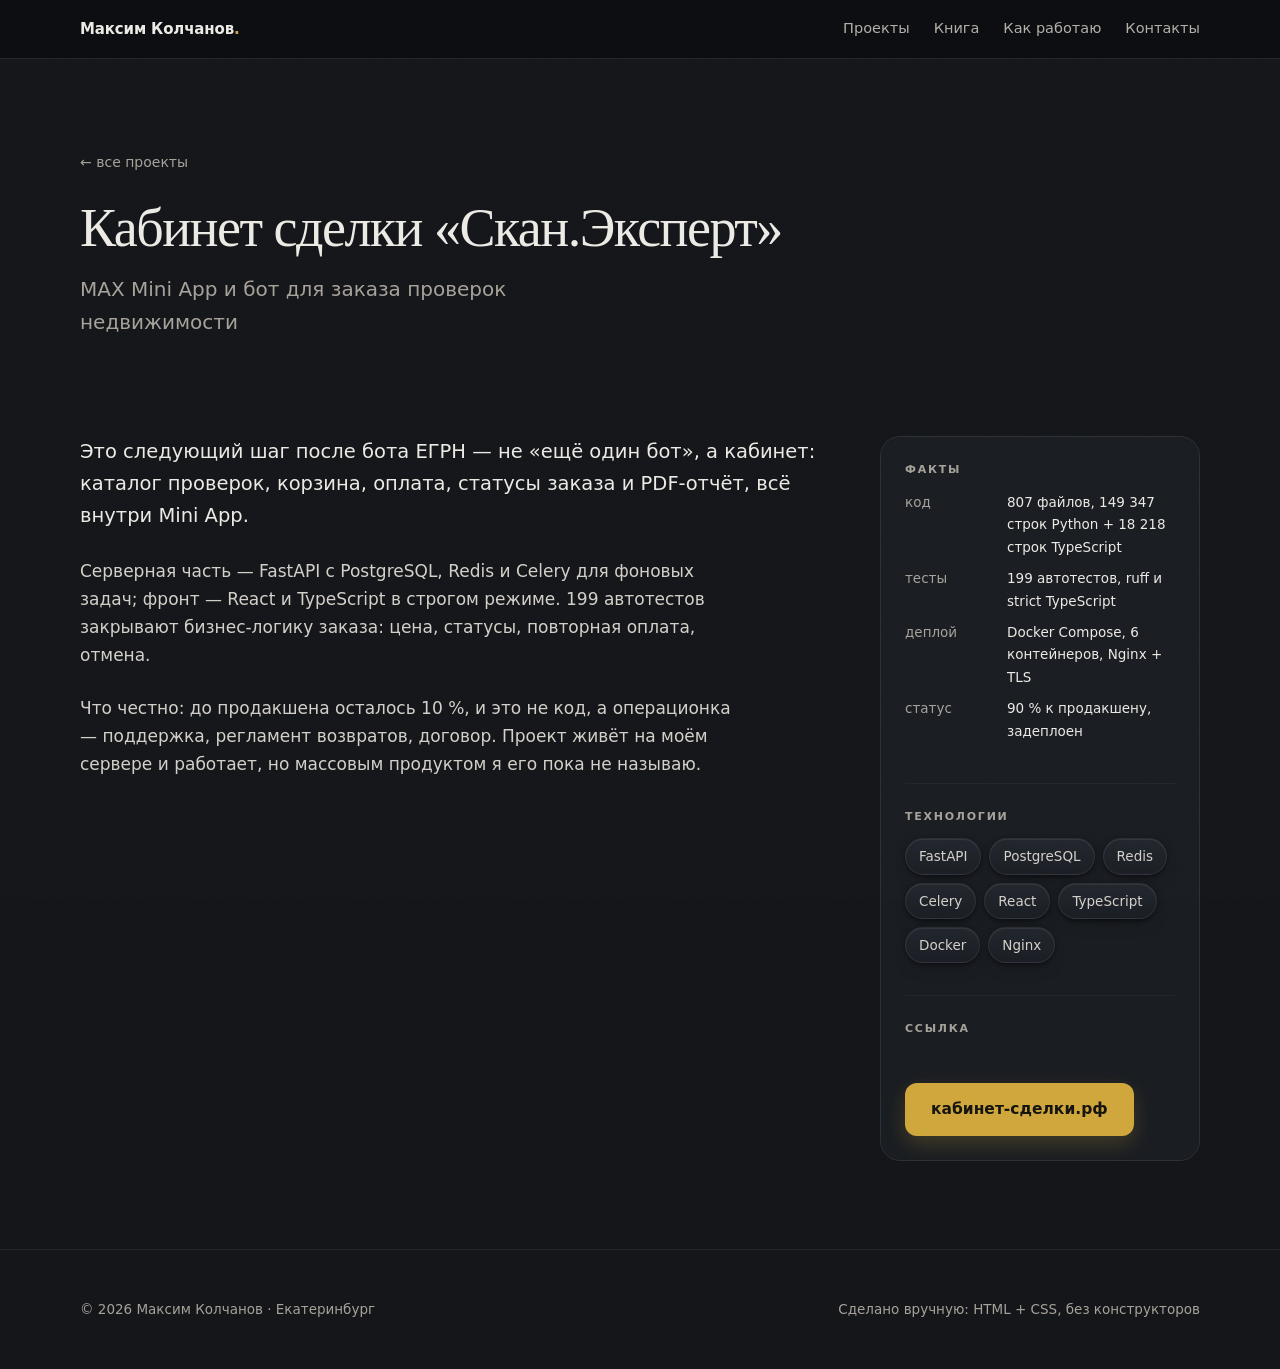
<file: case-skan-ekspert.html>
<!DOCTYPE html>
<html lang="ru">
<head>
<meta charset="utf-8">
<meta name="viewport" content="width=device-width, initial-scale=1">
<title>Кабинет сделки «Скан.Эксперт» — Максим Колчанов</title>
<meta name="description" content="Витрина проверок объекта с ценами, оплатой и отчётом — внутри мессенджера MAX. Клиент видит каталог, платит и получает PDF, не выходя из приложения.">
<meta property="og:title" content="Кабинет сделки «Скан.Эксперт» — Максим Колчанов">
<meta property="og:description" content="Витрина проверок объекта с ценами, оплатой и отчётом — внутри мессенджера MAX. Клиент видит каталог, платит и получает PDF, не выходя из приложения.">
<meta property="og:type" content="website">
<link rel="stylesheet" href="assets/style.css">
</head>
<body>
<header class="topbar">
  <div class="wrap">
    <a class="brand" href="index.html">Максим Колчанов<span>.</span></a>
    <nav class="topnav">
      <a href="index.html#projects">Проекты</a>
      <a href="index.html#book">Книга</a>
      <a href="index.html#approach">Как работаю</a>
      <a href="index.html#contact">Контакты</a>
    </nav>
  </div>
</header>
<section class="case-head">
  <div class="wrap">
    <a class="back" href="index.html#projects">← все проекты</a>
    <h1>Кабинет сделки «Скан.Эксперт»</h1>
    <p class="sub">MAX Mini App и бот для заказа проверок недвижимости</p>
  </div>
</section>

<div class="wrap case-body">
  <div class="case-text">
<p>Это следующий шаг после бота ЕГРН — не «ещё один бот», а кабинет: каталог проверок, корзина, оплата, статусы заказа и PDF-отчёт, всё внутри Mini App.</p><p>Серверная часть — FastAPI с PostgreSQL, Redis и Celery для фоновых задач; фронт — React и TypeScript в строгом режиме. 199 автотестов закрывают бизнес-логику заказа: цена, статусы, повторная оплата, отмена.</p><p>Что честно: до продакшена осталось 10 %, и это не код, а операционка — поддержка, регламент возвратов, договор. Проект живёт на моём сервере и работает, но массовым продуктом я его пока не называю.</p>  </div>
  <aside class="case-side">
    <div class="side-block">
      <h5>Факты</h5>
      <div class="row"><span class="k">код</span><span>807 файлов, 149 347 строк Python + 18 218 строк TypeScript</span></div>
      <div class="row"><span class="k">тесты</span><span>199 автотестов, ruff и strict TypeScript</span></div>
      <div class="row"><span class="k">деплой</span><span>Docker Compose, 6 контейнеров, Nginx + TLS</span></div>
      <div class="row"><span class="k">статус</span><span>90 % к продакшену, задеплоен</span></div>
    </div>
    <div class="side-block">
      <h5>Технологии</h5>
      <div class="chips">
<span class="chip">FastAPI</span><span class="chip">PostgreSQL</span><span class="chip">Redis</span><span class="chip">Celery</span><span class="chip">React</span><span class="chip">TypeScript</span><span class="chip">Docker</span><span class="chip">Nginx</span>      </div>
    </div>
    <div class="side-block">
      <h5>Ссылка</h5>
      <a class="btn" href="https://кабинет-сделки.рф">кабинет-сделки.рф</a>
    </div>
  </aside>
</div>
<footer>
  <div class="wrap foot">
    <div>© 2026 Максим Колчанов · Екатеринбург</div>
    <div>Сделано вручную: HTML + CSS, без конструкторов</div>
  </div>
</footer>
</body>
</html>
</file>
<file: assets/style.css>
/* ------------------------------------------------------------------
   portfolio-maxim — оформление v2
   Гештальт-основа:
   · фигура/фон — на экране одна фигура (имя и портрет), остальное фон;
   · близость — расстояние кодирует отношение, а не линии;
   · сходство — одинаковые по смыслу элементы одинаковы во всей странице;
   · непрерывность — вертикальная ось таймлайна и общая левая граница текста;
   · общая область — рамка только там, где элемент самодостаточен;
   · прегнантность — минимум уровней серого, минимум линий, максимум воздуха.
   ------------------------------------------------------------------ */

:root {
  /* палитра: графит (не чёрный), один тёплый акцент под цвет портрета */
  color-scheme: dark;
  --bg: #14161a;
  --surface: #1a1d22;
  --surface-2: #21252b;
  --line: #2c3138;
  --line-soft: #23272d;
  --text: #eceae5;
  --text-2: #d3d0c9;
  --text-3: #b2afa7;
  --muted: #a6a29a;
  --accent: #cfa73c;
  --accent-soft: rgba(207, 167, 60, 0.14);
  --accent-hover: #e0bb55;
  --hair-high: rgba(255, 255, 255, 0.07);

  /* шкала высот: ступень задаётся светлотой + кромкой, тень только поддерживает */
  --e1: inset 0 1px 0 rgba(255, 255, 255, 0.07), 0 2px 4px rgba(0, 0, 0, 0.45), 0 8px 20px -12px rgba(0, 0, 0, 0.50);
  --e2: inset 0 1px 0 rgba(255, 255, 255, 0.065), 0 6px 20px -8px rgba(0, 0, 0, 0.55);
  --e3: inset 0 1px 0 rgba(255, 255, 255, 0.075), 0 18px 40px -14px rgba(0, 0, 0, 0.65), 0 8px 24px -10px rgba(207, 167, 60, 0.14);
  --ease-out: cubic-bezier(0.22, 1, 0.36, 1);
  --ease-in: cubic-bezier(0.64, 0, 0.78, 0);

  /* модульная сетка 8px */
  --s1: 8px;  --s2: 16px; --s3: 24px; --s4: 32px;
  --s5: 48px; --s6: 64px;  --s7: 88px; --s8: 112px;

  /* типографическая шкала */
  --fs-cap: 12.5px; --fs-sm: 14px; --fs-base: 17.5px;
  --fs-lead: 20px; --fs-h4: 21px; --fs-h3: 26px;
  --fs-h2: clamp(32px, 4vw, 48px);
  --fs-h1: clamp(48px, 6.6vw, 92px);

  --radius: 20px;
  --radius-sm: 12px;
  --ease: cubic-bezier(0.22, 0.61, 0.36, 1);
  --max: 1120px;
}

* { box-sizing: border-box; margin: 0; padding: 0; }
html { scroll-behavior: smooth; scroll-padding-top: 74px; }
html, body { overflow-x: clip; }

body {
  background: var(--bg);
  color: var(--text);
  font-family: -apple-system, BlinkMacSystemFont, "SF Pro Text", "Segoe UI", system-ui, sans-serif;
  font-size: var(--fs-base);
  line-height: 1.66;
  -webkit-font-smoothing: antialiased;
}

img { max-width: 100%; display: block; }
a { color: inherit; text-decoration: none; }
/* зерно: снимает бандинг градиентов и даёт «материал» вместо ровной заливки */
body::after {
  content: ""; position: fixed; inset: 0; z-index: 60; pointer-events: none;
  opacity: 0.035; mix-blend-mode: overlay;
  background-image: url("data:image/svg+xml,%3Csvg xmlns='http://www.w3.org/2000/svg' width='160' height='160'%3E%3Cfilter id='n'%3E%3CfeTurbulence type='fractalNoise' baseFrequency='0.85' numOctaves='3' stitchTiles='stitch'/%3E%3C/filter%3E%3Crect width='160' height='160' filter='url(%23n)'/%3E%3C/svg%3E");
}
@media (prefers-reduced-motion: reduce) { body::after { opacity: 0.025; } }
.wrap { width: min(100% - 44px, var(--max)); margin-inline: auto; }

/* ── верхняя панель: тонкая, не спорит с фигурой ── */
.topbar {
  position: sticky; top: 0; z-index: 30;
  background: rgba(12, 13, 16, 0.88);
  backdrop-filter: blur(20px) saturate(180%);
  -webkit-backdrop-filter: blur(20px) saturate(180%);
  border-bottom: 1px solid var(--line-soft);
}
.topbar .wrap { display: flex; align-items: center; justify-content: space-between; height: 58px; gap: var(--s3); }
.brand { font-size: 15px; font-weight: 600; letter-spacing: -0.01em; }
.brand span { color: var(--accent); }
.topnav { display: flex; gap: var(--s3); font-size: 14.5px; color: var(--text-3); }
.topnav a { padding: 4px 0; border-bottom: 1px solid transparent; transition: color .16s, border-color .16s; }
.topnav a:hover { color: var(--text); border-color: var(--accent); }
.topnav a:focus-visible, .hero-jump:focus-visible, .btn:focus-visible { outline: 2px solid var(--accent); outline-offset: 3px; }
/* общий фолбэк фокуса: любая ссылка видна с клавиатуры, ничего не гасим */
a:focus-visible { outline: 2px solid var(--accent); outline-offset: 3px; }
.btn:focus-visible, .hero-jump:focus-visible { outline-color: var(--text); }
.skip-link {
  position: absolute; left: var(--s2); top: var(--s1); z-index: 60;
  transform: translateY(-220%);
  background: var(--accent); color: #17150f; font-weight: 600; font-size: 15px;
  padding: 10px 18px; border-radius: var(--radius-sm);
  transition: transform .16s var(--ease);
}
.skip-link:focus, .skip-link:focus-visible { transform: translateY(0); }
/* цель skip-link — контейнер, а не орган управления: рамку UA вокруг всего main не рисуем */
#main-content:focus, #main-content:focus-visible { outline: none; }

/* ── hero: единственная фигура первого экрана ── */
.hero {
  padding: var(--s8) 0 var(--s7);
  /* свет вокруг фигуры: тёплый ореол под тон лица и холодный под тон фона фото */
  background:
    radial-gradient(60% 90% at 14% 96%, rgba(207, 167, 60, 0.075), transparent 62%),
    radial-gradient(1150px 620px at 76% 22%, rgba(207, 167, 60, 0.055), transparent 70%),
    radial-gradient(900px 520px at 8% 86%, rgba(126, 137, 150, 0.055), transparent 72%),
    radial-gradient(80% 55% at 50% -8%, rgba(255, 255, 255, 0.035), transparent 70%);
}
/* сетка: текст шире, портрет — компактная карточка справа; на телефоне под именем */
.hero-grid {
  display: grid;
  grid-template-columns: minmax(0, 1.25fr) minmax(280px, 0.75fr);
  grid-template-areas: "head portrait" "body portrait";
  grid-template-rows: auto 1fr;
  column-gap: var(--s5); row-gap: var(--s3);
  align-items: start;
}
.hero-head { grid-area: head; min-width: 0; padding-top: var(--s2); }
.hero-body { grid-area: body; min-width: 0; }
.hero-grid .portrait { grid-area: portrait; align-self: center; justify-self: end; width: 100%; max-width: 400px; }

.eyebrow {
  display: flex; flex-wrap: wrap; align-items: center; gap: var(--s1) var(--s2);
  font-size: var(--fs-cap); letter-spacing: 0.16em; text-transform: uppercase;
  color: var(--muted); margin-bottom: var(--s4);
}
.eyebrow .sep { width: 14px; height: 1px; background: var(--line); }
.eyebrow .city { color: var(--accent); }

h1.name {
  font-family: Georgia, "Times New Roman", serif;
  font-size: var(--fs-h1);
  line-height: 0.96;
  letter-spacing: -0.035em;
  font-weight: 400;
  margin-bottom: var(--s3);
}
.tagline {
  font-size: clamp(19px, 2.2vw, 25px);
  font-weight: 500;
  line-height: 1.34;
  max-width: 23ch;
  margin-bottom: var(--s3);
}
.intro { max-width: 58ch; color: var(--muted); font-size: var(--fs-base); }

/* три линии — одна строка с разделителями, а не колонки */
.lines {
  margin-top: var(--s5);
  display: grid; gap: 14px;
  padding-top: var(--s3); border-top: 1px solid var(--line);
}
.line-item { display: grid; grid-template-columns: 168px 1fr; gap: var(--s2); align-items: baseline; }
.line-item .label {
  font-size: 12.5px; letter-spacing: 0.12em; text-transform: uppercase; color: var(--accent);
  white-space: nowrap;
}
.line-item .text { font-size: 15.5px; color: var(--text-3); }

/* портрет: паспарту в тон фона снимка (#0c0d0f), подпись внутри рамки */
.portrait {
  margin: 0; position: relative;
  padding: 12px 12px 10px;
  background: linear-gradient(180deg, #191d21 0%, #0e1013 100%);
  border: 1px solid var(--line);
  border-radius: 20px;
  box-shadow: var(--e3);
}
.portrait::before {
  content: ""; position: absolute; inset: -10% 0 auto 0; height: 58%;
  background: radial-gradient(closest-side, rgba(207, 167, 60, 0.15), transparent 72%);
  filter: blur(30px); pointer-events: none;
}
.portrait-inner, .workspace-inner { position: relative; border-radius: 12px; overflow: hidden; }
.portrait-inner img { width: 100%; height: auto; aspect-ratio: 4 / 5; object-fit: cover; object-position: center 20%; }
.workspace-inner img { width: 100%; height: clamp(190px, 26vw, 320px); object-fit: cover; }
/* виньетка: край снимка темнее своего фона — шва к паспарту не видно */
.portrait-inner::before, .workspace-inner::before {
  content: ""; position: absolute; inset: 0; pointer-events: none; z-index: 1;
  box-shadow: inset 0 0 56px rgba(8, 9, 11, 0.55), inset 0 0 120px rgba(8, 9, 11, 0.22);
}
.portrait-inner::after, .workspace-inner::after {
  content: ""; position: absolute; inset: 0; pointer-events: none; z-index: 2;
  background: linear-gradient(180deg, rgba(12, 13, 15, 0) 62%, rgba(12, 13, 15, 0.55) 100%);
}
.portrait figcaption {
  display: flex; align-items: center; gap: 9px;
  margin: 11px 2px 1px;
  font-size: 11.5px; letter-spacing: 0.1em; text-transform: uppercase; color: var(--muted);
}
.portrait figcaption .dot {
  width: 6px; height: 6px; border-radius: 50%; background: var(--accent);
  box-shadow: 0 0 0 3px rgba(207, 167, 60, 0.14);
}

/* ── показатели: одна строка, разделители вместо рамок ── */
.metrics { padding: 0 0 var(--s3); }
.metrics-grid {
  display: grid; grid-template-columns: repeat(4, 1fr);
  border-top: 1px solid var(--line); border-bottom: 1px solid var(--line);
}
.metric { padding: var(--s3) var(--s3) var(--s3) 0; }
.metric + .metric { padding-left: var(--s3); border-left: 1px solid var(--line-soft); }
.metric .value {
  font-family: Georgia, serif; font-size: clamp(30px, 3.4vw, 44px);
  letter-spacing: -0.02em; line-height: 1.1;
}
.metric .label { font-size: 14.5px; margin-top: 6px; }
.metric .note { font-size: var(--fs-sm); color: var(--muted); margin-top: 4px; }

/* ── секции: воздух вместо линий, метка как якорь ── */
section.block { padding: var(--s7) 0; }
section.block + section.block { border-top: 1px solid var(--line-soft); }
#projects { background: linear-gradient(180deg, #171a1f 0%, #14161a 100%); }

.section-head { margin-bottom: var(--s4); max-width: 74ch; }
#projects .section-head { margin-bottom: var(--s3); }
.section-head .mark {
  display: block; font-size: var(--fs-cap); letter-spacing: 0.18em;
  text-transform: uppercase; color: var(--accent); margin-bottom: var(--s2);
}
h2 {
  font-family: Georgia, serif; font-weight: 400;
  font-size: var(--fs-h2); letter-spacing: -0.022em; line-height: 1.14;
}
.section-head p { color: var(--muted); font-size: var(--fs-base); margin-top: var(--s2); max-width: 58ch; }

/* ── таймлайн: вертикальная ось связывает годы ── */
.timeline { position: relative; padding-left: 34px; }
.timeline::before {
  content: ""; position: absolute; left: 7px; top: 10px; bottom: 14px; width: 1px;
  background: linear-gradient(180deg, var(--accent) 0%, var(--line) 28%, var(--line) 100%);
}
.tl-row { position: relative; padding: 0 0 var(--s4); }
.tl-row:last-child { padding-bottom: 0; }
.tl-row::before {
  content: ""; position: absolute; left: -34px; top: 9px;
  width: 15px; height: 15px; border-radius: 50%;
  background: var(--bg); border: 1px solid var(--line);
}
.tl-row:first-child::before { border-color: var(--accent); }
.tl-year {
  font-family: Georgia, serif; font-size: 15px; letter-spacing: 0.06em;
  color: var(--accent); margin-bottom: 4px;
}
.tl-body h4 { font-size: var(--fs-lead); font-weight: 600; margin-bottom: 4px; }
.tl-body p { color: var(--muted); font-size: var(--fs-base); max-width: 66ch; }

/* ── направления: карточки с номером ── */
.dirs { display: grid; grid-template-columns: repeat(3, 1fr); gap: var(--s3); }
.dir {
  background: var(--surface); border: 1px solid var(--line);
  border-radius: var(--radius); padding: var(--s4) var(--s3) var(--s3);
  transition: border-color .18s ease;
}
.dir:hover { border-color: #33373f; }
.dir .num {
  font-family: Georgia, serif; font-size: 13px; letter-spacing: 0.12em;
  color: var(--accent); display: block; margin-bottom: var(--s2);
}
.dir h3 { font-size: var(--fs-h4); font-weight: 600; margin-bottom: var(--s1); }
.dir p { color: var(--text-3); font-size: 15px; }
.dir ul { list-style: none; margin-top: var(--s3); display: grid; gap: 6px; }
.dir li { font-size: 14.5px; padding-left: 16px; position: relative; }
.dir li::before { content: ""; position: absolute; left: 0; top: 10px; width: 6px; height: 1px; background: var(--accent); }

/* ── группы проектов ── */
.group-block + .group-block { margin-top: var(--s6); }
.group-head { display: flex; align-items: baseline; gap: var(--s2); margin-bottom: var(--s3); padding-bottom: 12px; border-bottom: 1px solid var(--line-soft); }
.group-head h3 { font-size: var(--fs-h3); font-weight: 500; letter-spacing: -0.015em; }
.group-head span { font-size: var(--fs-sm); color: var(--muted); }
.group-gap { margin-top: var(--s6); }

.projects { display: grid; grid-template-columns: repeat(2, 1fr); gap: var(--s3); }
#projects .group-block[data-group="products"] .projects { grid-template-columns: repeat(3, 1fr); }
#projects .group-block[data-group="tools"] .projects { grid-template-columns: 1fr; }
#projects .group-block[data-group="products"] .card h3 { font-size: 21px; }
#projects .group-block[data-group="products"] .fact { grid-template-columns: 1fr; gap: 2px; }
#projects .group-block[data-group="products"] .fact .k { font-size: 12.5px; }
.card {
  background: linear-gradient(180deg, #242933 0%, #1c2027 100%);
  border: 1px solid rgba(255, 255, 255, 0.08);
  border-radius: var(--radius);
  padding: var(--s4) var(--s3) var(--s3);
  display: flex; flex-direction: column;
  box-shadow: var(--e1);
  transition: border-color .2s var(--ease-out), transform .25s var(--ease-out), background .2s var(--ease-out), box-shadow .25s var(--ease-out);
}
.card:hover { transform: translateY(-2px); border-color: rgba(207, 167, 60, 0.22); box-shadow: var(--e2); }
.card-top { display: flex; align-items: center; justify-content: space-between; gap: var(--s2); margin-bottom: var(--s2); }
.kicker {
  font-size: 11px; letter-spacing: 0.12em; text-transform: uppercase; color: var(--accent);
  background: rgba(207, 167, 60, 0.1); border: 1px solid rgba(207, 167, 60, 0.24);
  padding: 3px 9px; border-radius: 999px; white-space: nowrap;
}
.status { font-size: 13px; color: var(--text-2); text-align: right; font-weight: 500; }
.card h3 { font-size: var(--fs-h3); letter-spacing: -0.015em; margin-bottom: 4px; }
.card .sub { color: var(--muted); font-size: 15px; margin-bottom: var(--s2); }
/* результат — фигура карточки: крупнее и с акцентной чертой */
.card .result {
  font-size: 16.5px; line-height: 1.45; color: var(--text);
  border-left: 2px solid var(--accent); padding-left: 14px;
  margin-bottom: var(--s3);
}
.card .summary { color: var(--muted); font-size: 15px; margin-bottom: var(--s3); }
.facts { display: grid; gap: 6px; margin-bottom: var(--s3); }
.fact { display: grid; grid-template-columns: 104px 1fr; gap: var(--s2); font-size: 14px; }
.fact .k { color: var(--muted); }
.fact .v { color: var(--text-2); }
.card .more {
  margin-top: auto; padding-top: 14px; border-top: 1px solid var(--line-soft);
  font-size: 14.5px; color: var(--accent);
  display: inline-flex; align-items: center; gap: var(--s1);
}
.cta-list { list-style: none; display: grid; gap: 7px; margin: var(--s2) 0 var(--s3); }
.cta-list li { font-size: 14.5px; color: var(--text-3); padding-left: 16px; position: relative; }
.cta-list li::before { content: ""; position: absolute; left: 0; top: 10px; width: 6px; height: 1px; background: var(--accent); }
/* мягкий переход к проектам из первого экрана */
.hero-jump {
  display: inline-flex; align-items: center; gap: 10px; margin-top: 0;
  font-size: 15.5px; font-weight: 600; color: #17150f;
  background: var(--accent); border: 1px solid var(--accent); border-radius: var(--radius-sm);
  padding: 14px 26px; box-shadow: 0 8px 20px rgba(207, 167, 60, 0.22);
  transition: filter .18s var(--ease), transform .18s var(--ease), box-shadow .18s var(--ease);
}
.hero-jump span { color: #17150f; transition: transform .16s; }
.hero-jump:hover { filter: brightness(1.07); transform: translateY(-1px); box-shadow: 0 12px 26px rgba(207, 167, 60, 0.3); }
.hero-jump:hover span { transform: translateX(3px); }
.card .more::after { content: "→"; transition: transform .18s ease; }
.card:hover .more::after { transform: translateX(4px); }

/* приглашение: отдельная полоса, не притворяется карточкой */
.invite {
  display: flex; align-items: center; justify-content: space-between; gap: var(--s3);
  margin-top: var(--s3); padding: var(--s3);
  border: 1px solid var(--line); border-radius: 22px;
  background: radial-gradient(120% 140% at 0% 0%, rgba(207, 167, 60, 0.10), transparent 62%);
  transition: border-color .18s ease, background .18s ease;
}
.invite:hover { border-color: var(--accent); }
.invite h3 { font-size: var(--fs-h4); font-weight: 600; margin-bottom: 4px; }
.invite p { font-size: 14.5px; color: var(--muted); max-width: 62ch; }
.invite-cta { color: var(--accent); font-size: 14.5px; white-space: nowrap; display: inline-flex; gap: 8px; align-items: center; }
.invite:hover .invite-cta span { transform: translateX(4px); }
.invite-cta span { transition: transform .18s ease; }

/* близость внутри карточки: заголовок+подзаголовок — одна группа, результат — отдельная фигура */
.card h3 { margin-bottom: 2px; }
.card .sub { margin-bottom: var(--s2); }

/* ── книга: плашка с крупной цитатой ── */
.book-grid { display: grid; grid-template-columns: 1.2fr 0.8fr; gap: var(--s6); align-items: start; }
.book-title {
  font-family: Georgia, serif; font-weight: 400; font-size: clamp(24px, 2.4vw, 30px);
  letter-spacing: -0.02em; margin-bottom: var(--s3);
}
.book-quote { position: relative; color: var(--text-2); font-size: 19px; line-height: 1.62; padding-left: var(--s4); margin: 0; }
.book-quote::before {
  content: "«"; position: absolute; left: 0; top: -12px;
  font-family: Georgia, serif; font-size: 46px; line-height: 1; color: var(--accent); opacity: 0.7;
}
.book-facts { background: var(--surface); border: 1px solid var(--line); border-radius: var(--radius); padding: var(--s3) var(--s3) var(--s2); }
.book-facts .row { display: flex; justify-content: space-between; gap: var(--s2); padding: 11px 0; font-size: 14.5px; }
.book-facts .row + .row { border-top: 1px solid var(--line-soft); }
.book-facts .row span:first-child { color: var(--muted); }
.book-facts .row span:last-child { text-align: right; }

/* ── рабочее место: баннер-кадр ── */
.workspace { margin: var(--s5) 0 0; position: relative; padding: 12px 12px 10px; background: linear-gradient(180deg, #191d21 0%, #0e1013 100%); border: 1px solid var(--line); border-radius: var(--radius); box-shadow: var(--e3); }
.workspace::before { content: ""; position: absolute; inset: -10% 0 auto 0; height: 58%; background: radial-gradient(closest-side, rgba(207, 167, 60, 0.15), transparent 72%); filter: blur(30px); pointer-events: none; }
.workspace figcaption {
  margin: 11px 2px 1px;
  font-size: 12px; line-height: 1.45; color: var(--muted);
  display: flex; flex-wrap: wrap; align-items: baseline; gap: 6px 12px;
}
.workspace figcaption .fig { font-size: 11px; letter-spacing: 0.18em; text-transform: uppercase; color: var(--accent); white-space: nowrap; }

/* ── принципы: тихая полоса, 5 равных колонок ── */
.principles { display: grid; grid-template-columns: repeat(5, 1fr); gap: var(--s3); }
.principle { padding-top: 0; }
.principle .num { font-family: Georgia, serif; font-size: 15px; letter-spacing: 0.08em; color: var(--accent); display: block; margin-bottom: 8px; }
.principle h4 { font-size: 15.5px; font-weight: 600; margin-bottom: 6px; }
.principle p { font-size: 13.5px; color: var(--muted); line-height: 1.5; }

/* ── стек ── */
.chips { display: flex; flex-wrap: wrap; gap: var(--s1); }
.chip {
  font-size: 13.5px; color: var(--text-2); border: 1px solid var(--hair-high);
  background: linear-gradient(180deg, #22262d 0%, #1b1f25 100%);
  padding: 6px 13px; border-radius: 999px;
  box-shadow: var(--e1);
  transition: color .16s var(--ease-out), border-color .16s var(--ease-out), box-shadow .16s var(--ease-out);
}
.chip:hover { color: var(--text); border-color: rgba(207, 167, 60, 0.3); box-shadow: var(--e2); }

/* ── контакты: один главный элемент ── */
.contact-grid { display: grid; grid-template-columns: 1.05fr 0.95fr; gap: var(--s6); align-items: stretch; }
.contact-lead {
  font-family: Georgia, serif; font-weight: 400; font-size: clamp(26px, 3.4vw, 40px);
  letter-spacing: -0.025em; line-height: 1.16; margin-bottom: var(--s2);
}
.contact-hint { color: var(--muted); font-size: var(--fs-base); max-width: 46ch; }
.btn {
  display: inline-flex; align-items: center; gap: 10px;
  margin-top: var(--s4); padding: 14px 26px;
  background: var(--accent); color: #17150f; font-weight: 600; font-size: 15.5px;
  border-radius: var(--radius-sm); box-shadow: 0 8px 20px rgba(207, 167, 60, 0.22);
  transition: filter .18s var(--ease), transform .18s var(--ease), box-shadow .18s var(--ease);
}
.btn:hover { filter: brightness(1.07); transform: translateY(-1px); box-shadow: 0 12px 26px rgba(207, 167, 60, 0.3); }
.btn:active { transform: scale(0.985); }
.contact-card {
  display: flex; flex-direction: column;
  background: linear-gradient(180deg, #242933 0%, #1c2027 100%);
  border: 1px solid rgba(255, 255, 255, 0.08);
  border-radius: var(--radius); padding: var(--s3) var(--s3) var(--s2);
  box-shadow: var(--e1);
}
.contact-card-cap {
  display: block; font-size: 11px; letter-spacing: .18em; text-transform: uppercase;
  color: var(--muted); margin-bottom: var(--s2);
}
.ch-row {
  display: flex; align-items: baseline; justify-content: space-between; gap: var(--s2);
  padding: 11px 0; font-size: 15px; color: var(--text-2);
  border-top: 1px solid var(--line-soft);
  transition: color .16s, border-color .16s;
}
.ch-row strong { font-weight: 600; color: var(--text); }
.ch-row span { color: var(--muted); font-size: 13px; white-space: nowrap; }
.ch-row:hover, .ch-row:hover strong { color: var(--accent); }
.ch-row:hover { border-color: var(--accent); }
.ch-row:focus-visible { outline: 2px solid var(--accent); outline-offset: 2px; }
.contact-facts { margin-top: var(--s3); border-top: 1px solid var(--line); }
.contact-facts .row { display: flex; justify-content: space-between; gap: var(--s2); padding: 11px 0; font-size: 14px; border-bottom: 1px solid var(--line-soft); }
.contact-facts .row span:first-child { color: var(--muted); }
.contact-facts .row:last-child { border-bottom: none; }
.contact-links { display: flex; flex-direction: column; align-items: stretch; gap: var(--s3); margin-top: var(--s4); max-width: 460px; }
.link-list { display: flex; flex-direction: column; border-top: 1px solid var(--line-soft); }
.link-ghost {
  display: flex; align-items: baseline; justify-content: space-between; gap: var(--s2);
  min-height: 46px; padding: 12px 2px;
  font-size: 15.5px; color: var(--text-2);
  border-bottom: 1px solid var(--line-soft);
  transition: color .16s, border-color .16s;
}
.link-ghost strong { font-weight: 600; color: var(--text); }
.link-ghost span { color: var(--muted); font-size: 14px; white-space: nowrap; }
.link-ghost:hover, .link-ghost:hover strong { color: var(--accent); }
.link-ghost:hover { border-color: var(--accent); }
.link-ghost::after { content: "↗"; color: var(--muted); font-size: 13px; line-height: 1; }
.link-ghost:focus-visible { outline: 2px solid var(--accent); outline-offset: 3px; }
.contact-list a { color: var(--text-2); border-bottom: 1px solid transparent; transition: color .16s, border-color .16s; }
.contact-list a:hover { color: var(--accent); border-color: var(--accent); }
.contact-list .row { display: flex; justify-content: space-between; gap: var(--s2); padding: 14px 0; font-size: 14.5px; border-bottom: 1px solid var(--line-soft); }
.contact-list .row span:first-child { color: var(--muted); }

/* ── карточка кейса ── */
.case-head { padding: var(--s7) 0 var(--s5); }
.back { color: var(--muted); font-size: 14px; }
.back:hover { color: var(--text); }
.case-head h1 {
  font-family: Georgia, serif; font-weight: 400;
  font-size: clamp(32px, 4.6vw, 54px); line-height: 1.06; letter-spacing: -0.028em;
  margin: var(--s3) 0 var(--s2);
}
.case-head .sub { color: var(--muted); font-size: var(--fs-lead); max-width: 46ch; }
.case-body { padding: var(--s5) 0 var(--s7); display: grid; grid-template-columns: 1fr 320px; gap: var(--s6); align-items: start; }
.case-text p { font-size: 17px; margin-bottom: var(--s3); max-width: 62ch; color: var(--text-2); }
.case-text p:first-of-type { font-size: 19.5px; color: var(--text); }
.case-side { position: sticky; top: 82px; display: grid; gap: var(--s4); background: var(--surface); border: 1px solid var(--line); border-radius: var(--radius); padding: var(--s3); }
.side-block h5 { font-size: 11px; letter-spacing: 0.16em; text-transform: uppercase; color: var(--muted); margin-bottom: 12px; }
.side-block .row { display: grid; grid-template-columns: 92px 1fr; gap: 10px; font-size: 13.5px; margin-bottom: 9px; }
.side-block .row .k { color: var(--muted); }
.side-block + .side-block { border-top: 1px solid var(--line-soft); padding-top: var(--s3); }

/* ── подвал ── */
footer { padding: var(--s5) 0; border-top: 1px solid var(--line-soft); }
.foot { display: flex; justify-content: space-between; gap: var(--s2); color: var(--muted); font-size: 13.5px; flex-wrap: wrap; }

/* ── адаптив ── */
@media (max-width: 1000px) {
  .hero { padding: var(--s7) 0 var(--s6); }
  section.block { padding: var(--s7) 0; }
  .hero-grid {
    grid-template-columns: 1fr;
    grid-template-areas: "head" "portrait" "body";
    grid-template-rows: auto auto auto;
    row-gap: var(--s3);
  }
  .hero-grid .portrait { max-width: 380px; margin-top: 0; justify-self: start; }
  .metrics-grid { grid-template-columns: repeat(2, 1fr); }
  .metric:nth-child(3) { padding-left: 0; border-left: none; }
  .metric:nth-child(n+3) { border-top: 1px solid var(--line-soft); }
  .dirs { grid-template-columns: 1fr 1fr; }
  .principles { grid-template-columns: 1fr 1fr; }
  .projects, #projects .group-block[data-group="products"] .projects { grid-template-columns: 1fr 1fr; }
  .book-grid, .contact-grid, .case-body { grid-template-columns: 1fr; gap: var(--s4); }
  .case-side { position: static; }
  /* на телефоне меню не исчезает: остаются две ключевые ссылки */
  .topnav { display: flex; gap: 14px; font-size: 14px; }
  .topnav a:nth-child(2), .topnav a:nth-child(3) { display: none; }
  .topnav a { min-height: 40px; }
}
@media (max-width: 560px) {
  :root { --s7: 56px; --s8: 64px; }
  body { font-size: 16.5px; line-height: 1.6; }
  h1.name { font-size: clamp(38px, 11vw, 52px); }
  .tagline { font-size: 20px; }
  .eyebrow { font-size: 11.5px; letter-spacing: 0.1em; }
  .wrap { width: calc(100% - 36px); }
  /* фото компактнее: на телефоне это визитка, а не постер */
  .hero-grid .portrait { max-width: 300px; }
  .portrait-inner img { height: 240px; object-position: center 22%; }
  .portrait figcaption { font-size: 11.5px; }
  /* метрики в две колонки вместо четырёх строк */
  .metrics-grid { grid-template-columns: 1fr 1fr; }
  .metric { padding: 16px 0; }
  .metric + .metric { padding-left: 0; border-left: none; }
  .metric:nth-child(even) { padding-left: 16px; border-left: 1px solid var(--line-soft); }
  .metric:nth-child(n+3) { border-top: 1px solid var(--line-soft); }
  .metric .value { font-size: 30px; }
  .metric .note, .principle p { font-size: 14px; }
  .dirs, .principles, .projects, #projects .group-block[data-group="products"] .projects { grid-template-columns: 1fr; }
  .lines { gap: 12px; }
  .line-item { grid-template-columns: 1fr; gap: 3px; }
  .fact { font-size: 14px; grid-template-columns: 96px 1fr; }
  .hero-jump { width: 100%; justify-content: center; }
  .invite { flex-direction: column; align-items: flex-start; gap: var(--s2); }
  .workspace-inner img { height: 200px; }
  .section-head { margin-bottom: var(--s3); }
  .tl-row::before { top: 7px; }
}

/* ──────────────────────────────────────────────────────────────
   Тема одна: графит. Автопереключения на светлую по системной
   настройке нет — фото портрета снято на тёмном фоне, и на белой
   подложке оно читается чёрным прямоугольником, а не частью страницы.
   ────────────────────────────────────────────────────────────── */

/* ══════════════════════════════════════════════════════════════
   Автоадаптация: устройство ввода, движение, ориентация, размер
   ══════════════════════════════════════════════════════════════ */

/* на телефоне и планшете hover не существует — эффекты не нужны */
@media (hover: none) {
  .card:hover { transform: none; background: var(--surface); border-color: var(--line); }
  .dir:hover { border-color: var(--line); }
  .btn:hover { transform: none; filter: none; }
  .hero-jump:hover span { transform: none; }
  .topnav a:hover { border-color: transparent; color: var(--muted); }
}

/* системная настройка «уменьшить движение» */
@media (prefers-reduced-motion: reduce) {
  html { scroll-behavior: auto; }
  *, *::before, *::after { transition: none !important; animation: none !important; }
}

/* телефон боком: первый экран не должен съедать всю высоту */
@media (orientation: landscape) and (max-height: 540px) {
  .hero { padding: var(--s4) 0 var(--s3); }
  .hero-grid { grid-template-columns: 1fr auto; grid-template-areas: "head portrait" "body portrait"; }
  .portrait { width: 40vw; max-width: 320px; }
  .tagline { font-size: 19px; }
}

/* ПК-раскладки: ширина сетки растёт ступенями, чтобы на каждом мониторе строка была удобной */
@media (min-width: 1600px) { :root { --max: 1200px; } }
@media (min-width: 1900px) { :root { --max: 1360px; } }
@media (min-width: 2200px) { :root { --max: 1520px; } }
@media (min-width: 2600px) { :root { --max: 1680px; } }
/* на 1024–1200 три узкие карточки в ряд тесны — две колонки */
@media (max-width: 1180px) and (min-width: 721px) {
  #projects .group-block[data-group="products"] .projects { grid-template-columns: 1fr 1fr; }
}

/* тач-цели: минимум 44 px по высоте — палец не должен промахиваться */
.topnav a { min-height: 44px; display: inline-flex; align-items: center; }
.card .more, .hero-jump { min-height: 44px; }
.btn { min-height: 48px; }

/* вырез экрана на телефоне */
.wrap {
  padding-left: env(safe-area-inset-left);
  padding-right: env(safe-area-inset-right);
}
</file>
